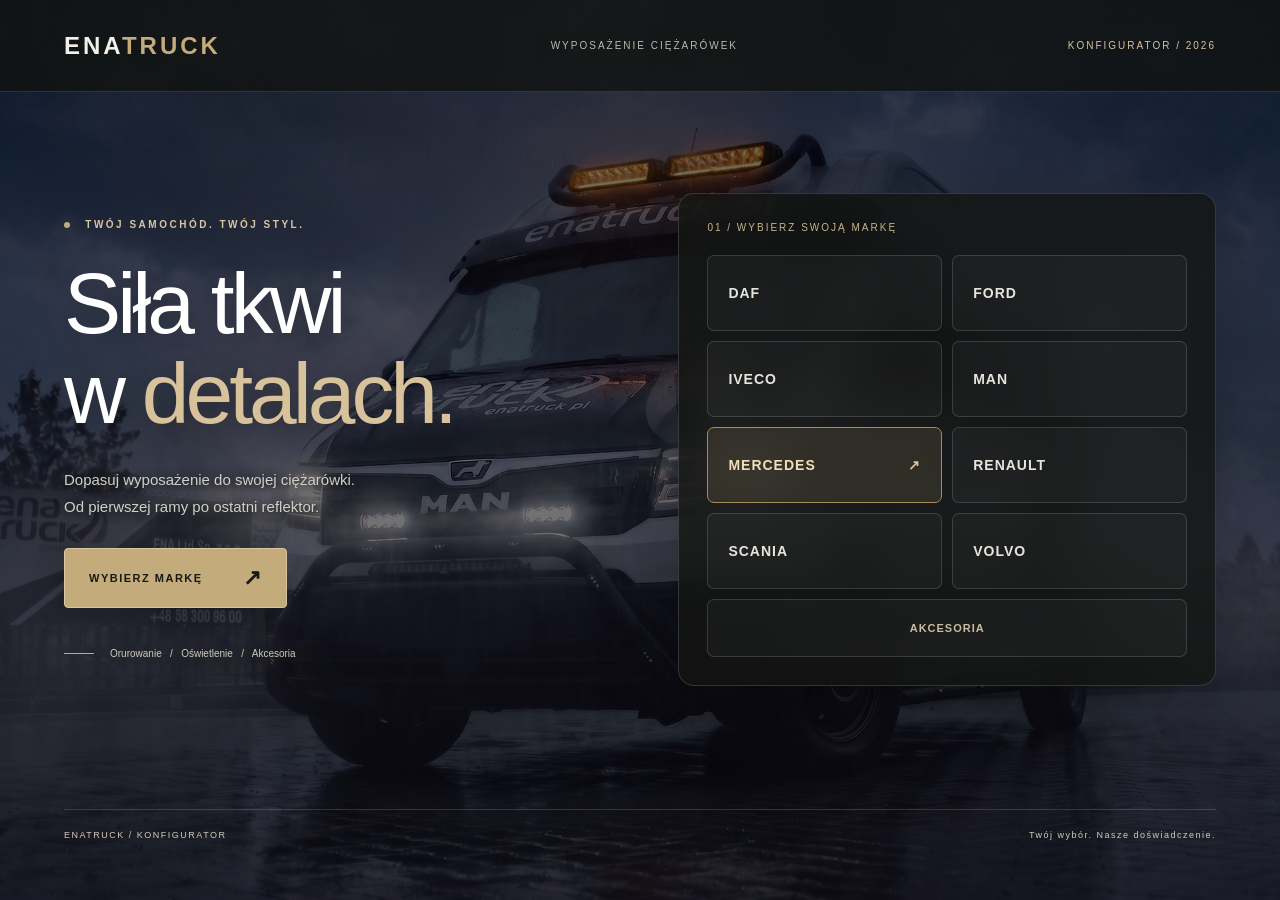
<file: index.html>
<!DOCTYPE html>
<html lang="pl">

<head>

    <meta charset="UTF-8">

    <meta
        name="viewport"
        content="width=device-width, initial-scale=1.0"
    >

    <title>ENATRUCK - Konfigurator</title>

    <style>

        * {
            margin: 0;
            padding: 0;
            box-sizing: border-box;
        }

        body {
            min-height: 100vh;

            font-family: Arial, Helvetica, sans-serif;

            color: white;

            background-image:
                linear-gradient(
                    rgba(0, 0, 0, 0.55),
                    rgba(0, 0, 0, 0.55)
                ),
                url("tlo.jpg");

            background-size: cover;

            background-position: center;

            background-repeat: no-repeat;

            background-attachment: fixed;
        }

        .start-screen {
            min-height: 100vh;

            display: flex;

            flex-direction: column;

            align-items: center;

            padding: 80px 20px;

            text-align: center;
        }

        .logo {
            font-size: clamp(50px, 9vw, 90px);

            font-weight: 900;

            letter-spacing: 8px;

            margin-bottom: 30px;

            text-shadow:
                0 5px 25px rgba(0, 0, 0, 0.9);
        }

        .choose-button {
            padding: 18px 45px;

            border: 1px solid rgba(255, 255, 255, 0.35);

            border-radius: 8px;

            background:
                rgba(15, 15, 15, 0.75);

            color: white;

            font-size: 15px;

            font-weight: 700;

            letter-spacing: 3px;

            cursor: pointer;

            transition: 0.25s;

            backdrop-filter: blur(5px);
        }

        .choose-button:hover {
            background:
                rgba(40, 40, 40, 0.9);

            border-color: white;

            transform: translateY(-3px);
        }

        .brands {
            width: 100%;

            max-width: 1000px;

            margin-top: 40px;

            display: none;

            grid-template-columns:
                repeat(3, 1fr);

            gap: 15px;
        }

        .brands.active {
            display: grid;
        }

        .brand {
            height: 105px;

            border: 1px solid
                rgba(255, 255, 255, 0.2);

            border-radius: 12px;

            background:
                rgba(10, 10, 10, 0.72);

            color: white;

            font-size: 20px;

            font-weight: 800;

            letter-spacing: 2px;

            cursor: pointer;

            transition: 0.25s;

            backdrop-filter: blur(5px);
        }

        .brand:hover {
            transform: translateY(-5px);

            border-color: rgba(255, 255, 255, 0.7);

            background:
                rgba(40, 40, 40, 0.85);

            box-shadow:
                0 15px 35px
                rgba(0, 0, 0, 0.6);
        }

        .accessories {
            grid-column: 1 / -1;

            height: 75px;

            font-size: 16px;

            color: #ddd;
        }

        .footer {
            margin-top: 60px;

            color: rgba(255, 255, 255, 0.5);

            font-size: 10px;

            letter-spacing: 4px;
        }

        @media (max-width: 800px) {

            .brands {
                grid-template-columns:
                    repeat(2, 1fr);
            }

            .accessories {
                grid-column: 1 / -1;
            }

        }

        @media (max-width: 500px) {

            .brands {
                grid-template-columns: 1fr;
            }

            .accessories {
                grid-column: auto;
            }

            .brand {
                height: 80px;
            }

        }

    </style>

<link rel="stylesheet" href="premium.css">
</head>

<body class="home-design">
<header class="design-header"><a class="design-logo" href="index.html">ENA<span>TRUCK</span></a><span class="header-caption">WYPOSAŻENIE CIĘŻARÓWEK</span><span class="header-edition">KONFIGURATOR / 2026</span></header>

    <main class="start-screen">

<div class="home-intro">
<p class="design-eyebrow"><span></span> TWÓJ SAMOCHÓD. TWÓJ STYL.</p>
<h1>Siła tkwi<br>w <em>detalach.</em></h1>
<p class="design-description">Dopasuj wyposażenie do swojej ciężarówki.<br>Od pierwszej ramy po ostatni reflektor.</p>
<button class="choose-button" onclick="pokazMarki()">WYBIERZ MARKĘ <span aria-hidden="true">↗</span></button>
<div class="hero-footnote"><span class="line"></span> Orurowanie &nbsp; / &nbsp; Oświetlenie &nbsp; / &nbsp; Akcesoria</div>
</div>
        <div
            id="brands"
            class="brands active" aria-label="Wybór marki" tabindex="-1"
        >

            <button
                class="brand"
                onclick="alert('DAF - wkrótce')"
            >
                DAF
            </button>

            <button
                class="brand"
                onclick="alert('FORD - wkrótce')"
            >
                FORD
            </button>

            <button
                class="brand"
                onclick="alert('IVECO - wkrótce')"
            >
                IVECO
            </button>

            <button
                class="brand"
                onclick="alert('MAN - wkrótce')"
            >
                MAN
            </button>

            <button
                class="brand featured-brand"
                onclick="otworzMercedes()"
            >
                MERCEDES
            </button>

            <button
                class="brand"
                onclick="alert('RENAULT - wkrótce')"
            >
                RENAULT
            </button>

            <button
                class="brand"
                onclick="alert('SCANIA - wkrótce')"
            >
                SCANIA
            </button>

            <button
                class="brand"
                onclick="alert('VOLVO - wkrótce')"
            >
                VOLVO
            </button>

            <button
                class="brand accessories"
                onclick="alert('AKCESORIA - wkrótce')"
            >
                AKCESORIA
            </button>

        </div>

        <div class="footer">
            <span>ENATRUCK / KONFIGURATOR</span><span>Twój wybór. Nasze doświadczenie.</span>
        </div>

    </main>

    <script>

        function pokazMarki() {

            const brands =
                document.getElementById("brands");

            brands.classList.add("active");
            brands.scrollIntoView({ behavior: "smooth", block: "center" });
            brands.focus({ preventScroll: true });

        }

        function otworzMercedes() {

            window.location.href =
                "Mercedes/Index.html";

        }

    </script>

</body>

</html>
</file>
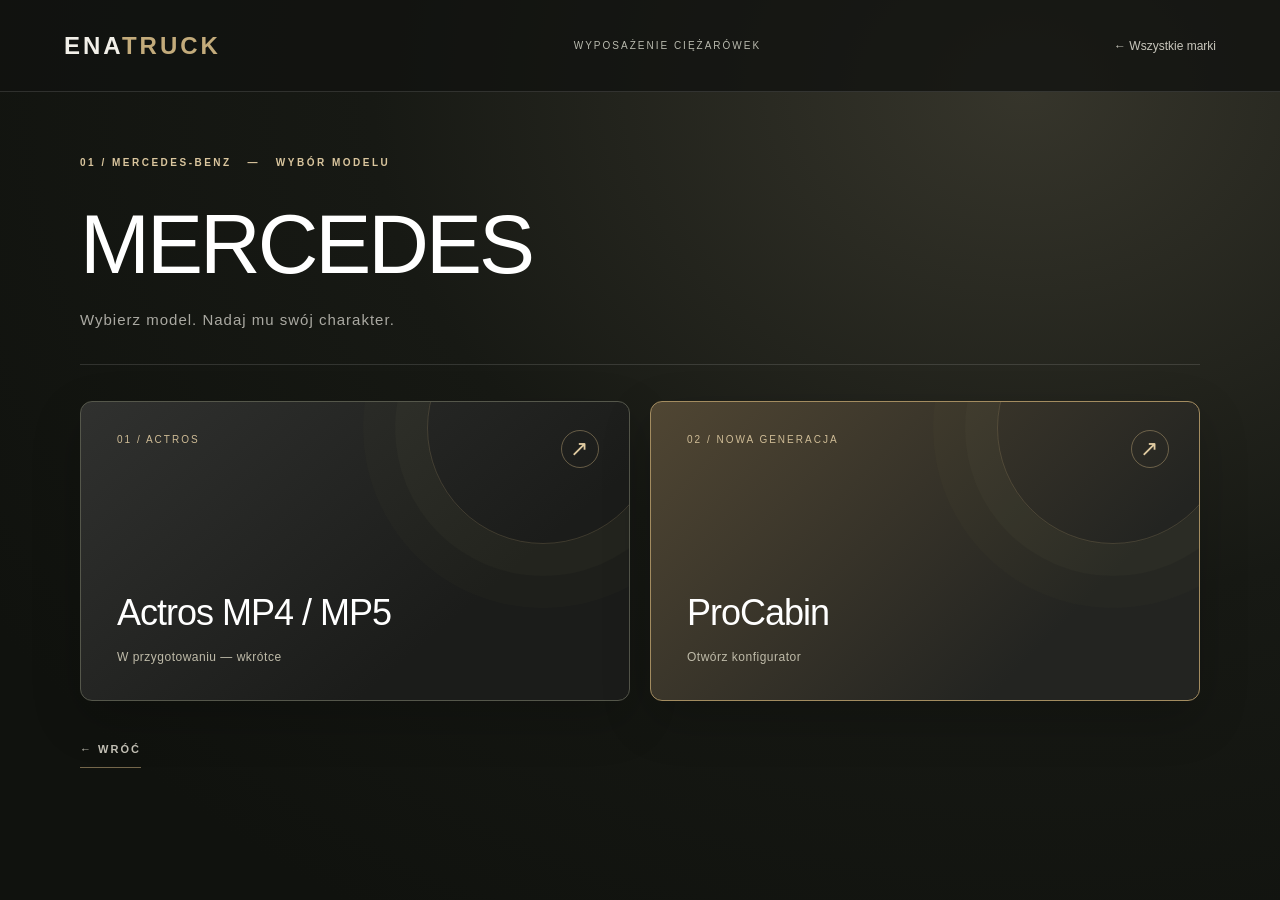
<file: Mercedes/Index.html>
<!DOCTYPE html>
<html lang="pl">

<head>

    <meta charset="UTF-8">

    <meta
        name="viewport"
        content="width=device-width, initial-scale=1.0"
    >

    <title>ENATRUCK — Mercedes</title>

    <style>

        * {
            margin: 0;
            padding: 0;
            box-sizing: border-box;
        }

        body {
            min-height: 100vh;

            font-family: Arial, Helvetica, sans-serif;

            color: white;

            background:
                radial-gradient(
                    circle at 50% 0%,
                    #303030 0%,
                    #151515 40%,
                    #080808 80%
                );
        }

        .page {
            min-height: 100vh;

            display: flex;

            flex-direction: column;

            align-items: center;

            padding: 70px 25px;
        }

        .logo {
            font-size: 18px;

            font-weight: 800;

            letter-spacing: 5px;

            color: #777;

            margin-bottom: 30px;
        }

        h1 {
            font-size: clamp(40px, 7vw, 70px);

            font-weight: 900;

            letter-spacing: 4px;

            text-transform: uppercase;

            text-align: center;
        }

        .subtitle {
            margin-top: 18px;

            color: #888;

            font-size: 17px;

            letter-spacing: 1px;

            text-align: center;
        }

        .separator {
            width: 100px;

            height: 2px;

            background: #555;

            margin: 45px 0;
        }

        .models {
            width: 100%;

            max-width: 850px;

            display: grid;

            grid-template-columns: repeat(2, 1fr);

            gap: 20px;
        }

        .model {
            height: 180px;

            border: 1px solid #333;

            border-radius: 14px;

            background:
                linear-gradient(
                    145deg,
                    #222,
                    #111
                );

            color: white;

            font-size: 24px;

            font-weight: 800;

            letter-spacing: 2px;

            cursor: pointer;

            transition:
                transform 0.25s ease,
                border-color 0.25s ease,
                background 0.25s ease,
                box-shadow 0.25s ease;
        }

        .model:hover {
            transform: translateY(-6px);

            border-color: #777;

            background:
                linear-gradient(
                    145deg,
                    #303030,
                    #171717
                );

            box-shadow:
                0 18px 40px rgba(0, 0, 0, 0.5);
        }

        .model:active {
            transform: translateY(-2px);
        }

        .model-small {
            display: block;

            margin-top: 12px;

            font-size: 12px;

            font-weight: 400;

            letter-spacing: 2px;

            color: #777;
        }

        .back {
            margin-top: 45px;

            padding: 12px 25px;

            border: 1px solid #333;

            border-radius: 8px;

            background: #151515;

            color: #aaa;

            font-size: 12px;

            font-weight: 700;

            letter-spacing: 2px;

            cursor: pointer;

            transition: 0.2s;
        }

        .back:hover {
            color: white;

            border-color: #666;

            background: #222;
        }

        @media (max-width: 600px) {

            .models {
                grid-template-columns: 1fr;
            }

            .model {
                height: 140px;

                font-size: 20px;
            }

        }

    </style>

<link rel="stylesheet" href="../premium.css">
</head>

<body class="model-design">
<header class="design-header"><a class="design-logo" href="../index.html">ENA<span>TRUCK</span></a><span class="header-caption">WYPOSAŻENIE CIĘŻARÓWEK</span><a class="design-header-back" href="../index.html">← Wszystkie marki</a></header>

    <main class="page">

<p class="design-eyebrow">01 / MERCEDES-BENZ &nbsp; — &nbsp; WYBÓR MODELU</p>

        <h1>
            MERCEDES
        </h1>

        <p class="subtitle">
            Wybierz model. Nadaj mu swój charakter.
        </p>

        <div class="separator"></div>

        <div class="models">

            <button
                class="model model-actros"
                onclick="wybierzModel('actros')"
            >

                <span class="model-index">01 / ACTROS</span><span class="model-name">Actros MP4 / MP5</span><span class="model-arrow" aria-hidden="true">↗</span>

                <span class="model-small">W przygotowaniu — wkrótce
                </span>

            </button>

            <button
                class="model model-procabin"
                onclick="wybierzModel('procabin')"
            >

<span class="model-index">02 / NOWA GENERACJA</span><span class="model-name">ProCabin</span><span class="model-arrow" aria-hidden="true">↗</span>

                <span class="model-small">Otwórz konfigurator
                </span>

            </button>

        </div>

        <button
            class="back"
            onclick="powrot()"
        >

            ← WRÓĆ

        </button>

    </main>

    <script>

        function wybierzModel(model) {

            if (model === "actros") {

                alert("Konfigurator ACTROS MP4 / MP5 — wkrótce");

            }

            if (model === "procabin") {

                window.location.href = "ProCabin/index.html.html";

            }

        }

        function powrot() {

            window.location.href = "../index.html";

        }

    </script>

</body>

</html>
</file>
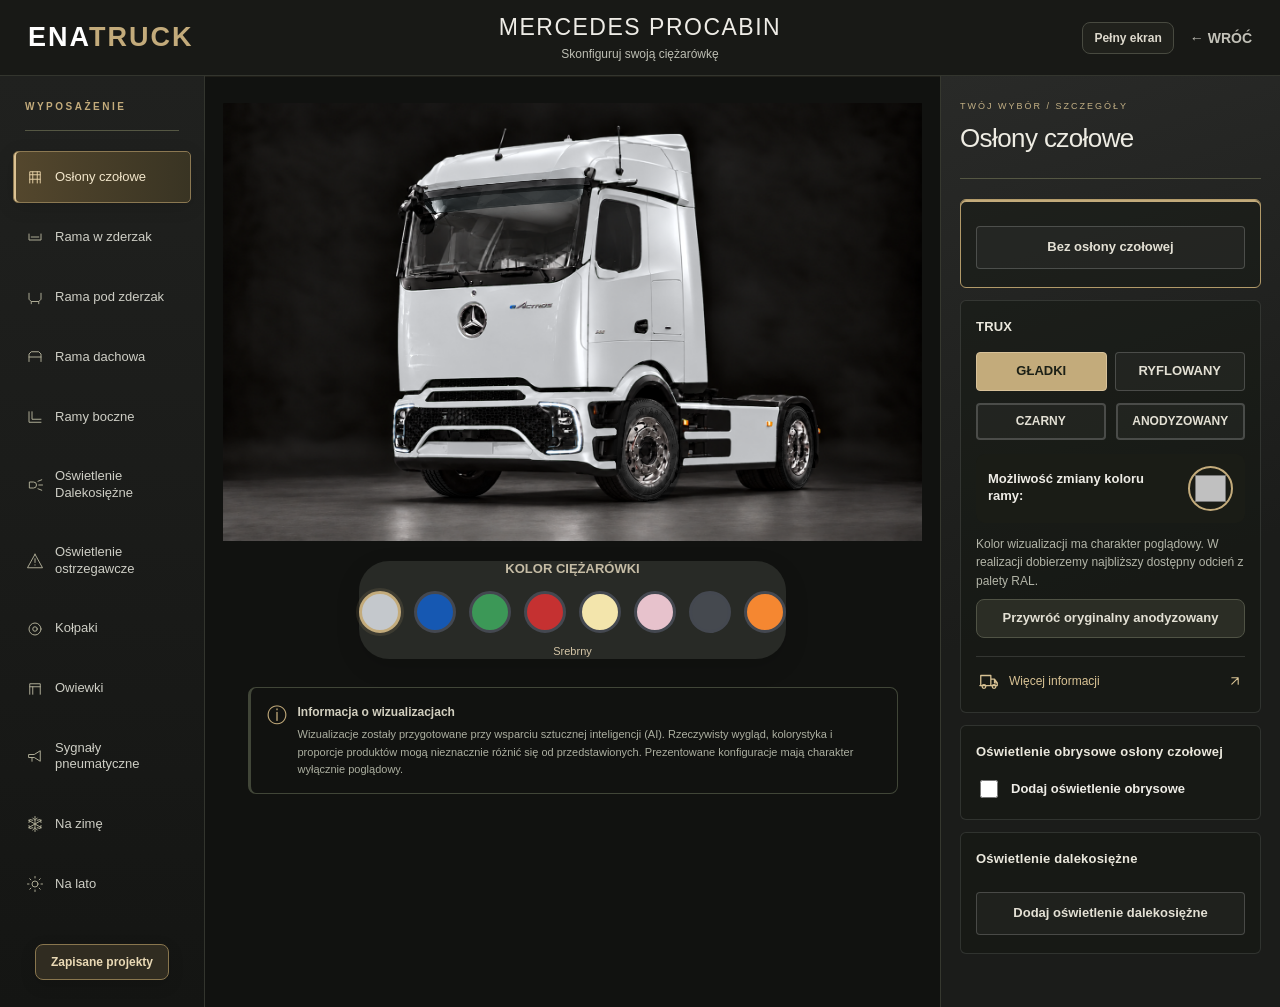
<file: Mercedes/ProCabin/index.html.html>
<!DOCTYPE html>

<html lang="pl">

<head>
<script src="mounting-defaults.js"></script>
<script src="comparison-preview-bootstrap.js"></script>

<meta charset="UTF-8">

<meta name="viewport" content="width=device-width, initial-scale=1">

<title>Mercedes ProCabin | ENATRUCK</title>

<style>

* {

  box-sizing: border-box;

}

body {

  margin: 0;

  background: #101114;

  color: #fff;

  font-family: Arial,sans-serif;

}

button,input {

  font: inherit;

}

button {

  cursor: pointer;

}

button:focus-visible,input:focus-visible {

  outline: 2px solid #f0aa2a;

  outline-offset: 2px;

}

header {

  background: #191b20;

  border-bottom: 1px solid #34363d;

  min-height: 76px;

  display: flex;

  align-items: center;

  justify-content: space-between;

  padding: 12px 28px;

  gap: 12px;

}

.logo {

  font-size: 27px;

  font-weight: 900;

  letter-spacing: 2px;

  color: #fff;

  text-decoration: none;

}

.logo span {

  color: #f0aa2a;

}

.back {

  color: #ddd;

  font-size: 14px;

  text-decoration: none;

  font-weight: bold;

}

.header-actions { display: flex; align-items: center; gap: 16px; }
.fullscreen-toggle {
  border: 1px solid #454a53; border-radius: 6px; background: transparent; color: #dfe3e8;
  padding: 8px 11px; font: 700 12px Arial, sans-serif; cursor: pointer;
}
.fullscreen-toggle:hover { border-color: #f0aa2a; color: #fff; }

.layout {

  display: grid;

  grid-template-columns: 205px minmax(0,1fr)340px;

  min-height: calc(100vh - 76px);

  align-items: start;

}

.sidebar {

  background: #17191d;

  border-right: 1px solid #34363d;

  padding: 25px 13px;

  min-height: 100%;

  display: flex;
  flex-direction: column;

}

.sidebar h3 {

  color: #aaa;

  font-size: 12px;

  letter-spacing: 2px;

  margin: 0 12px 20px;

}

.category {

  width: 100%;

  padding: 16px;

  text-align: left;

  color: #ddd;

  border: 1px solid transparent;

  border-radius: 8px;

  background: transparent;

  font-weight: bold;

  margin-bottom: 8px;

}

.category.active {

  color: #f0aa2a;

  border-color: #785520;

  background: #30291d;

}

.category:hover {

  background: #282b31;

}

.main {

  min-width: 0;

  padding: 27px 18px;

  display: flex;

  align-items: center;

  flex-direction: column;

  position: relative;

}

.main h1 {

  font-size: 28px;

  margin: 0 0 8px;

  text-align: center;

}

.subtitle {

  color: #92969e;

  text-align: center;

  margin: 0 0 20px;

  font-size: 14px;

}

.truck-frame {

  position: relative;

  width: 100%;

  max-width: 1050px;

  aspect-ratio: 1584/993;

  overflow: hidden;

  background: #17191d;

  touch-action: pan-y;

}

body.presentation-mode { background: #000; }
body.presentation-mode header,
body.presentation-mode .sidebar,
body.presentation-mode .options-panel,
body.presentation-mode .main h1,
body.presentation-mode .subtitle,
body.presentation-mode .lighting-switch,
body.presentation-mode #error,
body.presentation-mode .colors-panel,
body.presentation-mode .ai-disclaimer { display: none !important; }
body.presentation-mode .layout { display: block; min-height: 100vh; }
body.presentation-mode .main { min-height: 100vh; padding: 0; justify-content: center; }
body.presentation-mode .truck-frame { width: min(100vw, calc(100vh * 1.595166)); max-width: none; }

.truck-image,.roof-image,.wheelcaps-canvas,.kangur-image,.kangur-canvas,.side-image,.side-canvas,.bumper-image,.window-deflector,.sun-visor {

  position: absolute;

  inset: 0;

  width: 100%;

  height: 100%;

  object-fit: fill;

  pointer-events: none;

  user-select: none;

}

.truck-image {

  z-index: 1;

  image-rendering: auto;

}

.wheelcaps-canvas {
  display: none;
  z-index: 1;
}
.wheelcaps-canvas.visible { display: block; }
/* Nowy profil rury; jednolita skala zachowuje przekrój i proporcje PNG. */
.roof-image { display: none; z-index: 2; transform-origin: 0 0; transform: translate(4.1666666667%,1.6112789527%) scale(.8); }
.roof-image.visible { display: block; }
.window-deflector { display: none; z-index: 3; }
.window-deflector.visible { display: block; }
.sun-visor { display: none; z-index: 2; }
.sun-visor.visible { display: block; }
.roof-option .roof-group { margin-top: 18px; padding-top: 16px; border-top: 1px solid #3b3e46; }
.roof-option .roof-label { display: block; margin-bottom: 10px; color: #bec3cb; font-size: 12px; font-weight: bold; }
.roof-option .variant { min-height: 48px; font-size: 13px; font-weight: bold; }
.roof-option .anodized-controls { margin-top: 0; }

.kangur-image,.kangur-canvas {

  display: none;

  z-index: 2;

  transform-origin: 50% 50%;

  transform: translate(-6.7%,-3.6%) rotate(-1.2deg) scaleX(.874) scaleY(.9025);

}

.kangur-image.visible,.kangur-canvas.visible {

  display: block;

}

/* Rejestracja nowych PNG do gładkich: korekta wyłącznie ryflowanych.
   Kolejność zachowuje bazowe dopasowanie do auta; procenty skalują się ze sceną. */
.kangur-image.fluted-anodyzowany,.kangur-canvas.fluted-anodyzowany {
  transform: translate(-6.7%,-3.6%) rotate(-1.2deg) scaleX(.874) scaleY(.9025)
    translate(-1.2552688539530648%,-0.9971864910040346%) scale(.9718045112781954,.9690721649484536);
}

.kangur-image.fluted-czarny,.kangur-canvas.fluted-czarny {
  transform: translate(-6.7%,-3.6%) rotate(-1.2deg) scaleX(.874) scaleY(.9025)
    translate(-1.1685856676404887%,-1.101690893848565%) scale(.9754253308128544,.9738219895287958);
}

.kangur-image.black {

  filter: brightness(.65) contrast(1.15);

}

/* Jedna rejestracja i jedna maska dla wszystkich profili i kolorów TRUX. */
.kangur-image.unified,.kangur-canvas.unified {
  /* Dopasowanie przywrócone do stanu po dosunięciu kangura do kabiny. */
  transform: translate(-5.9%,-3.6%) rotate(-1.2deg) scaleX(.874) scaleY(.9025)
    translate(-4.726812352216885%,16.46206442213651%) scale(.5577130528586839,.5417867435158501);
}

/* Lampki kangura mają ten sam rozmiar i klosz co boczne.
   Pozycje przelicza JS; detale lampek nie są pomniejszane z nakładką. */

/* Rama jest niezależna od oświetlenia. Wymiary X/Y zmieniają się osobno. */

.side-layer {

  position: absolute;

  inset: 0;

  width: 100%;

  height: 100%;

  z-index: 3;

  display: none;

  pointer-events: none;

  transform-origin: 50% 50%;

  transform: translate(var(--rail-x,0%),var(--rail-y,0%)) rotate(var(--rail-rotation,0deg)) scale(var(--rail-sx,1),var(--rail-sy,1));

}

.side-layer.visible {

  display: block;

}

.side-canvas {

  display: none;

}

.side-layer.black .side-image {

  filter: brightness(.75) contrast(1.12);

}

/* Oświetlenie NIE jest wewnątrz side-layer i pozostaje niezależne. */

.lights-layer {

  position: absolute;

  inset: 0;

  z-index: 4;

  pointer-events: none;

  display: none;

}

.lights-layer.visible {

  display: block;

}

/* Physical marker lamps: dark gasket, ribbed lens and a small surface reflection. */
.bulb {
  --marker-top:#ffc26a;
  --marker-center:#dc8c2f;
  --marker-bottom:#9a4c12;
  --marker-rib:#ffe2a84d;
  --marker-glint:#fff0ceaa;
  position:absolute;
  box-sizing:border-box;
  width:.92%;
  aspect-ratio:1.6;
  border-radius:42%;
  background:linear-gradient(155deg,#657078 0%,#292d2e 28%,#111413 70%,#060807 100%);
  border:.5px solid #141918;
  box-shadow:inset 0 .5px 0 #c0c7c56b,.6px 1px 1px #0009;
  transform:translate(-50%,-50%) rotate(var(--marker-angle,0deg));
  pointer-events:none;
}
.bulb::before {
  content:"";
  position:absolute;
  inset:16% 10% 18%;
  border-radius:36%;
  background:
    repeating-linear-gradient(90deg,transparent 0 12%,var(--marker-rib) 12% 17%,#38250f33 17% 21%),
    linear-gradient(180deg,var(--marker-top),var(--marker-center) 52%,var(--marker-bottom));
  box-shadow:inset 0 .5px 0 #fff6,inset 0 -.5px .5px #0007;
}
.bulb::after {
  content:"";
  position:absolute;
  left:20%;top:23%;width:46%;height:13%;
  border-radius:50%;
  background:var(--marker-glint);
  opacity:.75;
}
.lights-layer.bumper-lights-layer { z-index:6; }
.lights-layer.white .bulb {
  --marker-top:#f4f2e8;
  --marker-center:#ced9dc;
  --marker-bottom:#7a939c;
  --marker-rib:#ffffff70;
  --marker-glint:#ffffffd9;
}
.lighting-switch {
  width: 100%;
  max-width: 1050px;
  margin-top: 13px;
  display: flex;
  justify-content: flex-start;
}
.lighting-switch[hidden] { display: none; }
.lighting-switch button[hidden] { display: none; }
.lighting-switch button {
  display: inline-flex;
  align-items: center;
  gap: 9px;
  padding: 9px 12px;
  border: 1px solid #3f4650;
  border-radius: 7px;
  background: #1b1e23;
  color: #c8cdd5;
  font-size: 12px;
  font-weight: 700;
}
.lighting-switch button:hover,
.lighting-switch button.active { border-color: #e9eef4; color: #fff; background: #2d3944; }
.lighting-switch svg { width: 18px; height: 18px; fill: currentColor; }

.skyled-kangur-layer {
  position: absolute;
  inset: 0;
  /* Lampy stoją za osłoną: pionowe profile i poprzeczki pozostają przed nimi. */
  z-index: 1;
  display: none;
  pointer-events: none;
  transform-origin: 50% 50%;
  transform: translate(-5.9%,-3.6%) rotate(-1.2deg) scaleX(.874) scaleY(.9025)
    translate(-4.726812352216885%,16.46206442213651%) scale(.5577130528586839,.5417867435158501);
}
.skyled-kangur-layer.visible { display: block; }
.skyled-kangur-layer img {
  position: absolute;
  width: 6.4%;
  height: auto;
  transform: translate(-50%,-50%);
  /* Contact and cast shadows are projected separately onto vehicle receivers. */
}
.skyled-roof-layer {
  position: absolute;
  inset: 0;
  /* Reflektory są zamontowane przed rurą, więc nie mogą chować się pod ramą. */
  z-index: 3;
  display: none;
  pointer-events: none;
  transform-origin: 0 0;
  transform: translate(4.1666666667%,1.6112789527%) scale(.8);
}
.skyled-roof-layer.visible { display: block; }
.skyled-roof-layer img {
  position: absolute;
  /* 3,9% × skala ramy .8 daje tę samą widoczną wielkość co 6,4% na kangurze. */
  width: 3.9%;
  height: auto;
  /* Obrót wokół podstawy: oś lamp odpowiada osi podłużnej kabiny w rzucie konfiguratora. */
  transform-origin: 50% 93.2%;
  transform: translate(-50%,-93.2%) rotate(-7deg);
  filter: url(#roofLampDepth);
}
.skyled-bumper-in-layer { position:absolute; inset:0; display:none; z-index:7; pointer-events:none; transform-origin:50% 72%; transform:rotate(-.5deg); }
.skyled-bumper-in-layer.visible { display:block; }
.skyled-bumper-in-layer img { position:absolute; width:3.12%; height:auto; transform-origin:50% 93.2%; transform:translate(-50%,-93.2%) perspective(300px) rotateY(-12deg); }
.skyled-bumper-in-layer.warning-on,
.skyled-kangur-layer.warning-on,
.skyled-roof-layer.warning-on { animation: warning-strobe 1.05s steps(1,end) infinite var(--warning-delay, 0ms); }
@keyframes warning-strobe {
  0%, 10%, 24%, 34% { opacity: 1; filter: saturate(1.3) drop-shadow(0 0 8px rgba(255,145,12,.95)) drop-shadow(0 0 22px rgba(255,105,0,.85)); }
  11%, 23%, 35%, 100% { opacity: 1; filter: none; }
}
.roof-beacon-glow:not([hidden]) {
  animation: beacon-warning-strobe 1.05s steps(1,end) infinite;
}
@keyframes beacon-warning-strobe {
  0%, 10%, 24%, 34% { opacity: 1; filter: drop-shadow(0 0 5px #ff9a0a) drop-shadow(0 0 12px #ff6900); }
  11%, 23%, 35%, 100% { opacity: 0; filter: none; }
}

.colors-panel {

  text-align: center;

  margin-top: 20px;

}

.colors-panel h3 {

  font-size: 13px;

  color: #aeb0b6;

  margin: 0 0 15px;

}

.colors {

  display: flex;

  justify-content: center;

  gap: 13px;

}

.color-btn {

  width: 42px;

  height: 42px;

  border: 3px solid #444850;

  border-radius: 50%;

}

.color-btn.active {

  border-color: #f0aa2a;

  box-shadow: 0 0 0 3px #f0aa2a30;

}

.silver {

  background: #c4c8cc;

}

.blue {

  background: #1658b2;

}

.green {

  background: #3c9857;

}

.red {

  background: #c53131;

}

.ai-disclaimer {

  display: flex;

  gap: 11px;

  width: 100%;

  max-width: 650px;

  margin-top: 28px;

  padding: 14px 16px;

  background: #191b20;

  border: 1px solid #34363d;

  border-left: 3px solid #f0aa2a;

  border-radius: 8px;

  color: #aeb0b6;

}

.ai-disclaimer .i {

  color: #f0aa2a;

  font-size: 20px;

}

.ai-disclaimer strong {

  font-size: 12px;

  color: #e6e6e6;

}

.ai-disclaimer p {

  font-size: 11px;

  line-height: 1.6;

  margin: 6px 0 0;

}

.options-panel {

  min-height: 100%;

  padding: 25px 19px;

  background: #191b20;

  border-left: 1px solid #34363d;

}

.options-panel h2 {

  margin: 0 0 20px;

  font-size: 23px;

}

.option {

  background: #23262c;

  border: 1px solid #3b3e46;

  border-radius: 9px;

  padding: 15px;

  margin-bottom: 12px;

}

.option.active {

  border-color: #f0aa2a;

}

.option-title {

  font-size: 16px;

  font-weight: bold;

  margin-bottom: 12px;

}

.option-btn {

  width: 100%;

  margin-top: 8px;

  padding: 12px;

  color: #fff;

  background: #30343b;

  border: 1px solid #4a4e57;

  border-radius: 6px;

}

.option-btn.selected {

  background: #5a421e;

  color: #ffd080;

  border-color: #f0aa2a;

}

.variant-buttons {

  display: grid;

  grid-template-columns: 1fr 1fr;

  gap: 10px;

}

.variant {

  min-width: 0;

  padding: 8px;

  color: white;

  background: #30343b;

  border: 2px solid #444850;

  border-radius: 9px;

}

.variant.active {

  background: #42331d;

  border-color: #f0aa2a;

}

.variant-name {

  font-size: 12px;

  font-weight: bold;

}

.anodized-controls {

  display: flex;

  align-items: center;

  gap: 12px;

  margin-top: 14px;

  padding: 12px;

  background: #191b20;

  border-radius: 8px;

}

.palette-label {

  flex: 1;

  font-size: 13px;

  line-height: 1.4;

}

.color-wheel {

  width: 45px;

  height: 45px;

  flex-shrink: 0;

  padding: 3px;

  background: transparent;

  border: 2px solid #f0aa2a;

  border-radius: 50%;

  cursor: pointer;

}

.reset-color {

  width: 100%;

  padding: 10px;

  margin-top: 9px;

  background: #30343b;

  color: #ddd;

  border: 1px solid #555;

  border-radius: 6px;

}

.wheelcaps-specs {
  width: 100%;
  border-collapse: collapse;
  font-size: 12px;
  line-height: 1.6;
}
.bumper-finish-buttons .variant {
  font-size: 12px;
  padding: 12px 6px;
}
.wheelcaps-specs caption {
  text-align: left;
  font-weight: bold;
  font-size: 15px;
  margin-bottom: 12px;
}
.wheelcaps-specs th,.wheelcaps-specs td {
  padding: 10px 8px;
  border: 1px solid #3b3e46;
  text-align: left;
  vertical-align: top;
}
.wheelcaps-specs th {
  width: 40%;
  color: #ddd;
  background: #191b20;
}
.wheelcaps-et-note {
  padding: 12px;
  border-left: 3px solid #f0aa2a;
  background: #191b20;
  border-radius: 4px;
}

.note {

  color: #aaadb5;

  font-size: 12px;

  line-height: 1.55;

  margin: 12px 0 0;

}

.checkline {

  display: flex;

  align-items: center;

  gap: 10px;

  font-size: 14px;

  cursor: pointer;

}

.checkline input {

  accent-color: #f0aa2a;

  width: 18px;

  height: 18px;

}

.grid-buttons {

  display: grid;

  grid-template-columns: 1fr 1fr;

  gap: 8px;

  margin-top: 10px;

}

.grid-buttons button {

  border: 1px solid #555;

  border-radius: 6px;

  background: #30343b;

  color: #fff;

  padding: 10px 6px;

  font-size: 12px;

}

.grid-buttons .full {

  grid-column: 1/-1;

}

.grid-buttons button.active {

  background: #60451e;

  border-color: #f0aa2a;

}

.status {

  border: 1px solid #72552a;

  border-radius: 7px;

  background: #332b1e;

  padding: 10px;

  color: #ffd18b;

  font-size: 12px;

  line-height: 1.6;

  margin-top: 12px;

  white-space: pre-line;

}

.error-message {

  display: none;

  margin-top: 12px;

  color: #ff9999;

  font-size: 12px;

  text-align: center;

}

.collision-modal {
  position: fixed;
  inset: 0;
  z-index: 100;
  display: grid;
  place-items: center;
  padding: 24px;
  background: rgba(7,8,10,.72);
  backdrop-filter: blur(5px);
}

.collision-modal[hidden] { display: none; }

.config-storage { display: flex; justify-content: center; margin-top: auto; padding: 26px 0 2px; }
.config-storage button, .config-actions button, .saved-config-item button {
  border: 1px solid #3f4650; border-radius: 7px; background: #1b1e23; color: #e7ebf0;
  font: 700 12px Arial, sans-serif; cursor: pointer;
}
.config-storage button { padding: 10px 15px; }
.config-storage button:hover, .config-actions button:hover, .saved-config-item button:hover { background: #2d3944; border-color: #e9eef4; }
.collision-dialog.config-dialog { width: min(100%, 760px); border-color: #4e6578; }
.config-dialog .config-lead { margin: 8px 0 0; color: #b7c0c9; font: 13px/1.45 Arial, sans-serif; }
.config-dialog label { display: grid; gap: 7px; margin: 22px 0 12px; color: #e2e7eb; font: 700 12px Arial, sans-serif; }
.config-dialog input { width: 100%; box-sizing: border-box; border: 1px solid #3f4650; border-radius: 7px; background: #111419; color: #fff; padding: 10px; font: 14px Arial, sans-serif; }
.config-actions { display: flex; gap: 9px; justify-content: flex-end; }
.config-actions button { padding: 9px 13px; }
.config-actions #configSave { background: #d9e7f2; border-color: #d9e7f2; color: #151a20; }
.config-actions #configSave:hover { background: #fff; border-color: #fff; }
.saved-configurations { max-height: 230px; overflow: auto; margin-top: 20px; border-top: 1px solid #343a43; }
.saved-configurations h3 { margin: 15px 0 8px; color: #c8cdd5; font: 700 12px Arial, sans-serif; letter-spacing: .04em; text-transform: uppercase; }
.saved-config-item { display: grid; grid-template-columns: minmax(430px,1fr) auto auto; min-width: 690px; align-items: center; gap: 8px; padding: 11px 0; border-top: 1px solid #262b32; }
.saved-config-item span { min-width: 0; color: #f3f5f7; font: 600 13px Arial, sans-serif; white-space: nowrap; }
.saved-config-item button { padding: 7px 10px; }
.saved-config-item .load-config { background: #273a4b; border-color: #49657c; color: #f3f8fc; }
.saved-config-item .delete-config { background: #512a2e; border-color: #a45259; color: #fff1f1; }
.saved-config-item .delete-config:hover { background: #70343a; border-color: #ee9ba2; }

.collision-dialog {
  width: min(100%, 410px);
  padding: 26px;
  border: 1px solid #785520;
  border-radius: 12px;
  background: linear-gradient(145deg,#24272d,#181a1f);
  box-shadow: 0 24px 70px rgba(0,0,0,.5);
  text-align: center;
}

.collision-icon {
  display: grid;
  place-items: center;
  width: 42px;
  height: 42px;
  margin: 0 auto 14px;
  border: 1px solid #b67d25;
  border-radius: 50%;
  color: #f0aa2a;
  font-size: 23px;
  font-weight: 900;
}

.collision-dialog h2 { margin: 0 0 10px; font-size: 19px; }
.collision-dialog p { margin: 0; color: #bfc3ca; font-size: 14px; line-height: 1.55; }
.collision-dialog button {
  min-width: 148px;
  margin-top: 21px;
  padding: 11px 18px;
  border: 1px solid #b67d25;
  border-radius: 7px;
  background: #f0aa2a;
  color: #17191d;
  font-weight: 800;
}
.collision-dialog button:hover { background: #ffc05a; }

.coming-soon {

  opacity: .6;

}

@media (max-width:1100px) {

  .layout {

    grid-template-columns: 170px minmax(0,1fr);

  }

  .options-panel {

    grid-column: 1/-1;

    border-left: 0;

    border-top: 1px solid #34363d;

  }

  .main {

    position: static;

  }

}

@media (max-width:650px) {

  header {

    padding: 12px 15px;

  }

  .logo {

    font-size: 22px;

  }

  .layout {

    display: block;

  }

  .sidebar {

    display: flex;

    flex-wrap: wrap;

    gap: 6px;

    padding: 12px;

  }

  .config-storage { width: 100%; margin-top: 8px; padding: 7px 0 0; }

  .sidebar h3 {

    width: 100%;

    margin: 5px 0;

  }

  .category {

    width: auto;

    padding: 11px;

    margin: 0;

    font-size: 12px;

  }

  .main {

    padding: 20px 10px;

  }

  .main h1 {

    font-size: 23px;

  }

  .options-panel {

    padding: 20px 15px;

  }

}

/* Pola liczbowe nad zdjęciem: bez suwaków */
.rail-top-controls {
  display: none;
  width: 100%;
  max-width: 1050px;
  margin: 0 0 14px;
  padding: 13px 16px;
  background: #23262c;
  border: 1px solid #785520;
  border-radius: 9px;
}
.rail-top-controls.visible { display: block; }
.rail-top-controls strong { display:block; margin-bottom: 11px; color:#f0aa2a; font-size:13px; }
.rail-controls-grid { display:grid; grid-template-columns:repeat(5,minmax(0,1fr)); gap:12px; }
.rail-control { min-width:0; font-size:12px; color:#e3e3e3; }
.rail-control label { display:block; margin-bottom:7px; }
.rail-control input {
  display:block; width:100%; min-width:0;
  background:#121417; color:#fff; border:1px solid #50535b;
  border-radius:6px; padding:10px 7px; font-size:14px;
  font-variant-numeric:tabular-nums;
}
.rail-control input:focus { outline:2px solid #f0aa2a; border-color:#f0aa2a; }
.rail-top-controls .control-hint { margin:9px 0 0; color:#aeb0b6; font-size:11px; line-height:1.5; }
@media(max-width:850px) {
  .rail-controls-grid { grid-template-columns:repeat(3,minmax(0,1fr)); }
}
@media(max-width:480px) {
  .rail-controls-grid { grid-template-columns:repeat(2,minmax(0,1fr)); }
}
/* Osobny edytor orurowania pod zderzak, bez wpływu na inne nakładki. */
.bumper-image {
  display: none;
  z-index: 5;
  transform-origin: 50% 50%;
  transform: none;
}
.bumper-top-controls { border-color: #f0aa2a; }
.bumper-drag-area {
  display: none;
  position: absolute;
  inset: 0;
  z-index: 7;
  cursor: grab;
  touch-action: none;
  background: transparent;
}
.bumper-drag-area.visible { display: block; }
.bumper-drag-area:active { cursor: grabbing; }
.bumper-editor-actions { display: flex; gap: 8px; margin-top: 10px; flex-wrap: wrap; }
.bumper-editor-actions button {
  color: #fff; background: #30343b; border: 1px solid #565b65;
  padding: 9px 12px; border-radius: 6px;
}
.bumper-editor-actions button:hover { border-color: #f0aa2a; }
.bumper-state { color: #ffc873; font-size: 12px; margin: 9px 0 0; }
@media(max-width:700px) { .bumper-top-controls .rail-controls-grid { grid-template-columns: repeat(2,minmax(0,1fr)); } }
.bumper-image.visible { display: block; }
.bumper-in-image {
  position:absolute; inset:0; width:100%; height:100%; object-fit:fill;
  display:none; z-index:6; pointer-events:none;
  transform-origin:50% 72%;
  transform:rotate(-.5deg);
}
.bumper-in-image.visible { display:block; }

/* Wsp�lna typografia wszystkich element�w konfiguratora. */
.sidebar, .options-panel, .colors-panel,
.sidebar button, .options-panel button, .options-panel input, .colors-panel button {
  font-family: Arial, sans-serif;
}
.sidebar .category,
.options-panel .option-btn,
.options-panel .variant,
.options-panel .grid-buttons button,
.options-panel .reset-color,
.options-panel .checkline,
.options-panel .palette-label,
.options-panel .roof-label {
  font-size: 13px;
  line-height: 1.3;
  font-weight: 600;
  letter-spacing: 0;
}
.options-panel .option-title {
  font-size: 14px;
  line-height: 1.3;
  font-weight: 700;
  letter-spacing: 0;
}
.options-panel .note,
.options-panel .status,
.options-panel .error-message {
  font-size: 12px;
  line-height: 1.55;
  font-weight: 400;
  letter-spacing: 0;
}
/* Follow the options while keeping the complete vehicle visible. */
@media (min-width: 1101px) {
  body:not(.presentation-mode) .main {
    position: sticky;
    top: 12px;
    align-self: start;
  }
  body:not(.presentation-mode) .truck-frame {
    max-width: min(100%, calc((100vh - 120px) * 1.595166));
  }
}
</style>

<link rel="stylesheet" href="../../premium.css">
<link rel="stylesheet" href="project-comparison.css">
<style>
body > header { display:grid; grid-template-columns:1fr auto 1fr; gap:16px 24px; }
body > header .header-actions { justify-self:end; }
.configurator-heading { text-align:center; }
.configurator-heading h1 { margin:0; font-size:23px; font-weight:500; letter-spacing:1.5px; }
.configurator-heading .subtitle { margin:6px 0 0; color:#bdbeb3; font-size:12px; }
.winter-chains-table { width:100%; margin-top:18px; border-collapse:collapse; text-align:left; font-size:13px; }
.winter-chains-table caption { text-align:left; margin-bottom:10px; color:#c3ab7b; font-size:12px; }
.winter-chains-table th,.winter-chains-table td { padding:13px 14px; border:1px solid #ffffff20; }
.winter-chains-table th { background:#c3ab7b14; color:#d8c397; font-weight:600; }
.winter-chains-table td { color:#eee9df; }
.winter-chains-table tbody tr:nth-child(even) { background:#ffffff04; }
.winter-chain-photo-button { display:flex;align-items:center;justify-content:space-between;gap:12px;width:100%;padding:0;border:0;background:transparent;color:#d8c397;text-align:left;font:inherit;cursor:pointer; }
.winter-chain-photo-button:hover { color:#fff0ce; }
.winter-chain-preview { box-sizing:border-box;width:min(1040px,calc(100vw - 24px));max-width:none;max-height:92dvh;overflow:auto;margin:auto;padding:24px;border:1px solid #8b7955;border-radius:12px;background:linear-gradient(145deg,#282a25,#12150f);color:#eee9df;box-shadow:0 24px 100px #000a; }
.winter-chain-preview::backdrop { background:#060905d9;backdrop-filter:blur(6px); }
.jumbo-stella-content[hidden] { display:none; }
.tower-length-options { margin:0 0 24px;padding:16px;border:1px solid #c3ab7b40;border-radius:8px;background:#ffffff04; }
.tower-length-grid { display:grid;grid-template-columns:repeat(5,minmax(0,1fr));gap:10px;margin-top:10px; }
.tower-length-choice { padding:18px 6px;border:1px solid #747766;border-radius:6px;background:#20231d;color:#eee9df;font:500 17px Arial,sans-serif;cursor:pointer; }
.tower-length-choice span { font-size:12px; }
.tower-length-choice:hover { border-color:#c3ab7b; }
.tower-length-choice.active { background:#c3ab7b;border-color:#c3ab7b;color:#10130e; }
.tower-length-selected { margin:12px 0 0;color:#c3ab7b;font-size:12px; }
@media(max-width:600px) { .tower-length-grid { grid-template-columns:repeat(2,minmax(0,1fr)); } }
.jumbo-stella-content { display:grid;grid-template-columns:minmax(0,1fr) minmax(0,1fr);gap:24px;align-items:start; }
.jumbo-stella-content h3 { margin:0 0 12px;color:#c3ab7b;font-size:15px;font-weight:500; }
.jumbo-stella-specs { width:100%;border-collapse:collapse;font-size:12px;line-height:1.5; }
.jumbo-stella-specs th,.jumbo-stella-specs td { padding:9px 8px;border-bottom:1px solid #ffffff14;text-align:left;overflow-wrap:anywhere; }
.jumbo-stella-specs th { width:42%;font-weight:400;color:#bfbfb2; }
.jumbo-stella-specs td { color:#eee9df; }
@media(max-width:700px) { .jumbo-stella-content { grid-template-columns:minmax(0,1fr);gap:20px; } }
.winter-chain-preview-heading { display:flex;justify-content:space-between;align-items:flex-start;gap:20px;margin-bottom:20px; }
.winter-chain-preview-kicker { margin:0 0 8px;color:#c3ab7b;font-size:10px;letter-spacing:2px; }
.winter-chain-preview h2 { margin:0;font-size:25px;font-weight:500; }
.winter-chain-preview-close { flex:none;width:38px;height:38px;padding:0;border:1px solid #7b7057;border-radius:6px;background:#ffffff06;color:#eee9df;font:24px Arial,sans-serif;cursor:pointer; }
.winter-chain-preview-close:hover { background:#c3ab7b20; }
.winter-chain-preview-frame { margin:0;overflow:hidden;border:1px solid #c3ab7b55;border-radius:8px;background:#0c0f0a; }
.winter-chain-preview-frame img { display:block;width:100%;height:auto;max-height:calc(82dvh - 120px);object-fit:contain; }
.winter-chain-preview-frame img[hidden] { display:none; }
.winter-chain-preview-frame figcaption { padding:13px 16px;border-top:1px solid #ffffff16;color:#bfbfb2;font-size:12px;line-height:1.5; }
.product-mounting-note { margin:18px 0 0;padding:14px 16px;border:1px solid #c3ab7b44;border-left:3px solid #c3ab7b;border-radius:6px;background:#c3ab7b0d;color:#ded8c8;font-size:13px;line-height:1.6; }
.solar-specialist-contact { margin-top:18px;padding:18px;border:1px solid #c3ab7b44;border-radius:8px;background:#ffffff04; }
.solar-specialist-role { margin:0 0 9px;color:#bdbeb3;font-size:12px;line-height:1.5; }
.solar-specialist-contact a { color:#e8dfcb;text-decoration:none;overflow-wrap:anywhere; }
.solar-specialist-contact a:hover { color:#fff0ce;text-decoration:underline; }
.solar-specialist-contact a:focus-visible { outline:2px solid #c3ab7b;outline-offset:4px; }
.solar-specialist-name { display:inline-block;font-size:18px; }
.solar-specialist-contact address { display:flex;flex-wrap:wrap;gap:14px 24px;margin-top:16px;font-style:normal;font-size:13px; }
.solar-specialist-contact address a { display:grid;gap:5px;min-width:0; }
.solar-specialist-contact address span { color:#aaa99f;font-size:11px; }
.summer-product-card { padding:0;overflow:hidden; }
.summer-product-image { display:block;width:100%;aspect-ratio:16 / 10;padding:0;border:0;border-bottom:1px solid #ffffff20;background:#fff;cursor:zoom-in;overflow:hidden; }
.summer-product-image img { display:block;width:100%;height:100%;object-fit:contain; }
.summer-product-image-solar { background:#151811; }
.summer-product-image-solar img { object-fit:cover;object-position:center top; }
.summer-product-details { padding:18px; }
.summer-product-details h3 { margin:0 0 12px;font-size:17px;line-height:1.45;font-weight:500;color:#eee9df; }
.summer-product-details .summer-product-open { width:100%;margin-top:10px;text-align:left; }
.summer-product-details .solar-specialist-contact { padding:14px; }
.summer-product-details .solar-specialist-name { font-size:16px; }
.summer-product-details .solar-specialist-contact address { display:grid;gap:12px; }
.product-preview-image-crop { aspect-ratio:1160 / 437;overflow:hidden; }
.winter-chain-preview-frame .product-preview-image-crop img { width:100%;height:100%;max-height:none;object-fit:cover;object-position:center top; }
@media(max-width:600px) { .winter-chain-preview { padding:16px; } .winter-chain-preview h2 { font-size:20px; } }
@media(max-width:700px) {
  body > header { grid-template-columns:1fr auto; padding:16px; }
  .configurator-heading { grid-column:1 / -1; grid-row:2; padding:6px 0 2px; }
  .configurator-heading h1 { font-size:20px; }
}
</style>
</head>

<body>

<header><a class="logo" href="../../index.html">ENA<span>TRUCK</span></a><div class="configurator-heading"><h1>MERCEDES PROCABIN</h1><div class="subtitle">Skonfiguruj swoją ciężarówkę</div></div><div class="header-actions"><button id="fullscreenToggle" class="fullscreen-toggle" type="button" aria-pressed="false">Pełny ekran</button><a class="back" href="../Index.html">← WRÓĆ</a></div></header>

<div class="layout">

 <aside class="sidebar"><h3>WYPOSAŻENIE</h3><button class="category active" data-cat="kangury"><svg class="category-icon" viewBox="0 0 24 24" aria-hidden="true"><path d="M5 20V5h14v15M5 9h14M5 15h14M9 5v15M15 5v15"/></svg><span>Osłony czołowe</span></button><button class="category" data-cat="ramaWZderzak"><svg class="category-icon" viewBox="0 0 24 24" aria-hidden="true"><path d="M4 8v8h16V8M7 12h10"/></svg><span>Rama w zderzak</span></button><button class="category" data-cat="ramaPodZderzak"><svg class="category-icon" viewBox="0 0 24 24" aria-hidden="true"><path d="M4 7v8l3 3h10l3-3V7M7 18v3M17 18v3"/></svg><span>Rama pod zderzak</span></button><button class="category" data-cat="ramaDachowa"><svg class="category-icon" viewBox="0 0 24 24" aria-hidden="true"><path d="M4 18V8l3-3h10l3 3v10M4 12h16"/></svg><span>Rama dachowa</span></button><button class="category" data-cat="ramyBoczne"><svg class="category-icon" viewBox="0 0 24 24" aria-hidden="true"><path d="M4 5v14h16M8 5v10h12"/></svg><span>Ramy boczne</span></button><button class="category" data-cat="oswietlenie"><svg class="category-icon" viewBox="0 0 24 24" aria-hidden="true"><path d="M5 8h5a4 4 0 0 1 0 8H5ZM16 7l5-2M17 12h5M16 17l5 2"/></svg><span>Oświetlenie Dalekosiężne</span></button><button class="category" data-cat="oswietlenieOstrzegawcze"><svg class="category-icon" viewBox="0 0 24 24" aria-hidden="true"><path d="M12 3 2 21h20L12 3ZM12 9v5M12 17v.5"/></svg><span>Oświetlenie ostrzegawcze</span></button><button class="category" data-cat="kolpaki"><svg class="category-icon" viewBox="0 0 24 24" aria-hidden="true"><path d="M20 12a8 8 0 1 1-16 0 8 8 0 0 1 16 0ZM15 12a3 3 0 1 1-6 0 3 3 0 0 1 6 0Z"/></svg><span>Kołpaki</span></button><button class="category" data-cat="oslony"><svg class="category-icon" viewBox="0 0 24 24" aria-hidden="true"><path d="M5 19V5h14v14M5 9h14M9 9v10"/></svg><span>Owiewki</span></button><button class="category" data-cat="sygnalyPneumatyczne"><svg class="category-icon" viewBox="0 0 24 24" aria-hidden="true"><path d="M4 10h7l8-5v14l-8-5H4ZM8 14v5"/></svg><span>Sygnały pneumatyczne</span></button><button class="category" data-cat="naZime"><svg class="category-icon" viewBox="0 0 24 24" aria-hidden="true"><path d="M12 2v20M3.34 7l17.32 10M3.34 17 20.66 7M9 4l3 3 3-3M9 20l3-3 3 3M4 10l1-4 4 1M20 14l-1 4-4-1M4 14l1 4 4-1M20 10l-1-4-4 1"/></svg><span>Na zimę</span></button><button class="category" data-cat="naLato"><svg class="category-icon" viewBox="0 0 24 24" aria-hidden="true"><circle cx="12" cy="12" r="4"/><path d="M12 2v2M12 20v2M2 12h2M20 12h2M5 5l1.5 1.5M17.5 17.5 19 19M5 19l1.5-1.5M17.5 6.5 19 5"/></svg><span>Na lato</span></button><div class="config-storage"><button id="openConfigStorage" type="button">Zapisane konfiguracje</button></div></aside>

 <main class="main">


<div id="frame" class="truck-frame">

   <img id="truck" class="truck-image" src="procabin.srebrny.png" alt="Mercedes ProCabin">
   <img id="sunVisor" class="sun-visor" alt="Ciemna akrylowa blenda z reflektorami">
   <img id="windowDeflector" class="window-deflector" alt="Ciemna owiewka szyby bocznej Vepro">
   <img id="roofImage" class="roof-image" src="Procabin.rama-dachowa.wzor-zdjecie.png" alt="Smukła rama dachowa w kształcie U, chromowana">
   <canvas id="roofCanvas" class="roof-image" aria-hidden="true"></canvas>
   <div id="roofLightsLayer" class="lights-layer" aria-hidden="true" hidden><span class="bulb"></span><span class="bulb"></span><span class="bulb"></span><span class="bulb"></span><span class="bulb"></span></div>
   <canvas id="wheelcapsCanvas" class="wheelcaps-canvas" aria-hidden="true"></canvas>

   <img id="kangur" class="kangur-image" alt="Kangur TRUX"><canvas id="kangurCanvas" class="kangur-canvas"></canvas>

   <div id="sideLayer" class="side-layer"><img id="sideImage" class="side-image" alt="Rama boczna TRUX"><canvas id="sideCanvas" class="side-canvas"></canvas></div>

    <canvas id="bumperImage" class="bumper-image" aria-hidden="true"></canvas>
    <img id="bumperInImage" class="bumper-in-image" alt="Rama TRUX w zderzak">
    <canvas id="bumperInCanvas" class="bumper-in-image" aria-hidden="true"></canvas>
    <div id="bumperLightsLayer" class="lights-layer bumper-lights-layer" aria-hidden="true"><span class="bulb"></span><span class="bulb"></span><span class="bulb"></span><span class="bulb"></span><span class="bulb"></span></div>

   <!-- Lampki są na osobnej warstwie, NIGDY nie wewnątrz ramy -->

   <div id="lightsLayer" class="lights-layer"><span class="bulb"></span><span class="bulb"></span><span class="bulb"></span><span class="bulb"></span><span class="bulb"></span></div>
   <div id="kangurLightsLayer" class="lights-layer kangur-lights-layer" aria-hidden="true"><span class="bulb"></span><span class="bulb"></span><span class="bulb"></span><span class="bulb"></span><span class="bulb"></span></div>
   <div id="skyledKangurLayer" class="skyled-kangur-layer" aria-hidden="true"><img src="skyled.dalekosiezny.png" width="1440" height="1092" decoding="async" alt=""><img src="skyled.dalekosiezny.png" width="1440" height="1092" decoding="async" alt=""><img src="skyled.dalekosiezny.png" width="1440" height="1092" decoding="async" alt=""><img src="skyled.dalekosiezny.png" width="1440" height="1092" decoding="async" alt=""><img src="skyled.dalekosiezny.png" width="1440" height="1092" decoding="async" alt=""><img src="skyled.dalekosiezny.png" width="1440" height="1092" decoding="async" alt=""></div>
   <div id="skyledRoofLayer" class="skyled-roof-layer" aria-hidden="true"><img src="skyled.dalekosiezny.png" width="1440" height="1092" decoding="async" alt=""><img src="skyled.dalekosiezny.png" width="1440" height="1092" decoding="async" alt=""><img src="skyled.dalekosiezny.png" width="1440" height="1092" decoding="async" alt=""><img src="skyled.dalekosiezny.png" width="1440" height="1092" decoding="async" alt=""><img src="skyled.dalekosiezny.png" width="1440" height="1092" decoding="async" alt=""><img src="skyled.dalekosiezny.png" width="1440" height="1092" decoding="async" alt=""></div>
   <div id="skyledBumperInLayer" class="skyled-bumper-in-layer" aria-hidden="true"><img src="skyled.dalekosiezny.png" width="1440" height="1092" decoding="async" alt=""><img src="skyled.dalekosiezny.png" width="1440" height="1092" decoding="async" alt=""><img src="skyled.dalekosiezny.png" width="1440" height="1092" decoding="async" alt=""><img src="skyled.dalekosiezny.png" width="1440" height="1092" decoding="async" alt=""></div>

  </div>

  <div id="lightingSwitch" class="lighting-switch" hidden><button id="positionLightsToggle" type="button" aria-pressed="false" aria-label="Włącz białe światła pozycyjne"><svg viewBox="0 0 24 24" aria-hidden="true"><path d="M3 8h7.5a4 4 0 0 1 0 8H3V8Zm7.5 2H5v4h5.5a2 2 0 0 0 0-4Zm3.8-2.7 5.7-2.1v2.05l-4.7 1.75L20 10.8v2.05l-4.7 1.75L20 16.35v2.05l-5.7-2.1V7.3Z"/></svg><span>Zmiana koloru światła pozycyjnego</span></button><button id="warningLightsToggle" type="button" aria-pressed="false" aria-label="Włącz tryb ostrzegawczy"><svg viewBox="0 0 24 24" aria-hidden="true"><path d="M12 3 2.2 20h19.6L12 3Zm0 4.1 5.55 10.7H6.45L12 7.1Zm-1 3.2v4.1h2v-4.1h-2Zm0 5.4v2h2v-2h-2Z"/></svg><span>Tryb ostrzegawczy</span></button></div>

  <p id="error" class="error-message" role="status" aria-live="polite"></p>

  <section class="colors-panel"><h3>KOLOR CIĘŻARÓWKI</h3><div class="colors"><button class="color-btn silver active" data-color="srebrny" aria-label="Srebrny" title="Srebrny"></button><button class="color-btn blue" data-color="niebieski" aria-label="Niebieski" title="Niebieski"></button><button class="color-btn green" data-color="zielony" aria-label="Zielony" title="Zielony"></button><button class="color-btn red" data-color="czerwony" aria-label="Czerwony" title="Czerwony"></button><button class="color-btn pastel-yellow" data-color="zolty" aria-label="Delikatny żółty" title="Delikatny żółty"></button><button class="color-btn powder-pink" data-color="rozowy" aria-label="Pudrowy róż" title="Pudrowy róż"></button><button class="color-btn dark-grey" data-color="grafitowy" aria-label="Ciemny szary" title="Ciemny szary"></button><button class="color-btn orange" data-color="pomaranczowy" aria-label="Pomarańczowy" title="Pomarańczowy"></button></div><p id="truckColorName" class="truck-color-name" aria-live="polite">Srebrny</p></section>

  <div class="ai-disclaimer"><span class="i">ⓘ</span><div><strong>Informacja o wizualizacjach</strong><p>Wizualizacje zostały przygotowane przy wsparciu sztucznej inteligencji (AI). Rzeczywisty wygląd, kolorystyka i proporcje produktów mogą nieznacznie różnić się od przedstawionych. Prezentowane konfiguracje mają charakter wyłącznie poglądowy.</p></div></div>

 </main>

 <aside class="options-panel"><p class="options-kicker">TWÓJ WYBÓR / SZCZEGÓŁY</p><h2 id="panelTitle">Osłony czołowe</h2><div id="panelContent"></div></aside>

</div>

<div id="collisionModal" class="collision-modal" hidden>
  <section class="collision-dialog" role="dialog" aria-modal="true" aria-labelledby="collisionTitle" aria-describedby="collisionMessage">
    <div class="collision-icon" aria-hidden="true">!</div>
    <h2 id="collisionTitle">Elementy kolidują</h2>
    <p id="collisionMessage"></p>
    <button id="collisionClose" type="button">Rozumiem</button>
  </section>
</div>
<div id="configModal" class="collision-modal" hidden>
  <section class="collision-dialog config-dialog" role="dialog" aria-modal="true" aria-labelledby="configTitle">
    <h2 id="configTitle">Zapisane konfiguracje</h2>
    <p class="config-lead">Nadaj nazwę bieżącej konfiguracji, aby później szybko ją wczytać.</p>
    <label for="configName">Nazwa nowej konfiguracji<input id="configName" type="text" maxlength="60" placeholder="np. Niebieski TRUX — trasa nocna"></label>
    <div class="config-actions"><button id="configClose" type="button">Zamknij</button><button id="configSave" type="button">Zapisz bieżącą</button></div>
    <div id="savedConfigurations" class="saved-configurations" aria-live="polite"></div>
  </section>
</div>

<script src="air-horn-3d.js"></script>
<script src="air-horn.js"></script>
<script src="roof-light-pose.js"></script>
<script src="kangur-light-pose.js"></script>
<script src="kangur-pose.js"></script>
<script src="bumper-in-light-pose.js"></script>
<script src="roof-beacons-3d.js"></script>
<script src="roof-beacons.js"></script>
<script src="snow-chains.js"></script>
<script src="product-links.js"></script>
<script src="visor-finish.js"></script>
<script src="tire-shading.js"></script>
<script src="truck-paint.js"></script>
<script>
"use strict";

const $ = id => document.getElementById(id);
function updateFullscreenMode() {
  const active = !!document.fullscreenElement;
  document.body.classList.toggle("presentation-mode", active);
  const button = $("fullscreenToggle");
  button.setAttribute("aria-pressed", String(active));
  button.textContent = active ? "Wyjdź z pełnego ekranu" : "Pełny ekran";
}
$("fullscreenToggle").onclick = async () => {
  try {
    if (document.fullscreenElement) await document.exitFullscreen();
    else await document.documentElement.requestFullscreen();
  } catch (error) {
    setImageError("fullscreen", "Nie udało się włączyć pełnego ekranu.");
  }
};
document.addEventListener("fullscreenchange", updateFullscreenMode);
const RAL_COLOR_NOTE = '<p class="note">Kolor wizualizacji ma charakter poglądowy. W realizacji dobierzemy najbliższy dostępny odcień z palety RAL.</p>';
const FILES = {
  truck: { srebrny: "procabin.srebrny.png?v=detail-1", niebieski: "procabin.niebieski.png?v=detail-1", zielony: "procabin.zielony.png?v=detail-1", czerwony: "procabin.czerwony.png?v=detail-1" },
  truxCommon: { gladki: "Procabin.trux.wspolny.gladki.png", ryflowany: "Procabin.trux.wspolny.ryflowany.png" },
  side: { czarny: "boczna.procab.trux.b.png", anodyzowany: "Boczna.Procab.trux.png" },
  frontBumper: { gladki: "Procabin.rama-przednia.wzor.gladka.png", ryflowany: "Procabin.rama-przednia.wzor.ryflowana.png" },
  bumperIn: { gladki: "procabin.rama-w-zderzak.gladka.png?v=20", ryflowany: "procabin.rama-w-zderzak.ryflowana.png?v=20" },
  windowDeflector: "Procabin.owiewki-okien.vepro.png",
};
const frame = $("frame"), sideLayer = $("sideLayer"), sideImage = $("sideImage"), sideCanvas = $("sideCanvas");
const kangur = $("kangur"), kangurCanvas = $("kangurCanvas"), lightsLayer = $("lightsLayer");
const contexts = {
  kangur: kangurCanvas.getContext("2d", { willReadFrequently: true }),
  side: sideCanvas.getContext("2d", { willReadFrequently: true })
};
let category = "kangury", activeTrux = null, truxColor = null, sideVariant = null, sideColor = null;
let truxProfile = "gladki";
let lightsEnabled = false, ticketK = 0, ticketS = 0;
let wheelcapsFinish = "chromowane", wheelcapsTicket = 0;
let kangurLightsEnabled = false;
let kangurLightsColor = "pomaranczowe", sideLightsColor = "pomaranczowe", bumperLightsColor = "pomaranczowe", roofLightsColor = "pomaranczowe";
let windowDeflectorEnabled = false;
let sunVisorEnabled = false;
let whiteLongRangePositionLights = false;
let warningLightsEnabled = false;
function updateLongRangePositionLights() {
  const button = $("positionLightsToggle");
  button.classList.toggle("active", whiteLongRangePositionLights);
  button.setAttribute("aria-pressed", String(whiteLongRangePositionLights));
  applyAccessoryLighting();
}
$("positionLightsToggle").onclick = () => { whiteLongRangePositionLights = !whiteLongRangePositionLights; updateLongRangePositionLights(); };
function markerColorChoices(prefix, color, disabled) {
  return `<div class="grid-buttons"><button id="${prefix}Amber" class="${color === "pomaranczowe" ? "active" : ""}" ${disabled ? "disabled" : ""}>Pomarańczowe</button><button id="${prefix}White" class="${color === "biale" ? "active" : ""}" ${disabled ? "disabled" : ""}>Białe</button></div>`;
}
function updateWarningLights() {
  const button = $("warningLightsToggle");
  button.classList.toggle("active", warningLightsEnabled);
  button.setAttribute("aria-pressed", String(warningLightsEnabled));
  button.setAttribute("aria-label", warningLightsEnabled ? "Wyłącz tryb ostrzegawczy" : "Włącz tryb ostrzegawczy");
  if (warningLightsEnabled) {
    whiteLongRangePositionLights = false;
    $("positionLightsToggle").classList.remove("active");
    $("positionLightsToggle").setAttribute("aria-pressed", "false");
  }
  applyAccessoryLighting();
}
function synchronizeWarningAnimations() {
  // A single document clock keeps existing and newly mounted lamps in phase.
  for (const element of document.querySelectorAll(".warning-on, .roof-beacon-glow:not([hidden])")) {
    for (const animation of element.getAnimations()) {
      if (animation.animationName === "warning-strobe" || animation.animationName === "beacon-warning-strobe") {
        animation.startTime = 0;
      }
    }
  }
}
$("warningLightsToggle").onclick = () => { warningLightsEnabled = !warningLightsEnabled; updateWarningLights(); };
// Punkty na dolnej rurze wspólnego PNG, przed transformacją nakładki.
const KANGUR_LIGHT_POINTS = [[300, 882], [480, 891], [660, 900], [880, 910], [1070, 915]];
const accessoryLighting = {
  kangur: { enabled: false, type: "dalekosiezny", model: null, count: 4 },
  bumperIn: { enabled: false, type: "dalekosiezny", model: null, count: 4 },
  roof: { enabled: false, type: "dalekosiezny", model: null, count: 4 }
};
let lightingMount = "kangur";
function lightingMountAvailable(mount) {
  return (mount === "kangur" && !!activeTrux)
    || (mount === "bumperIn" && bumperInEnabled)
    || (mount === "roof" && roofEnabled);
}
function roofLongRangeMountPoints(requestedCount) {
  const count = requestedCount === 6 ? 6 : 4;
  // Górna krawędź przedniej rury z Procabin.rama-dachowa.wzor-zdjecie.png.
  // liftRoofFront() przesuwa ten odcinek o 8 px w górę przed pokazaniem canvasa.
  const centerX = 705;
  const spacing = count === 6 ? 50 : 75;
  const tubeTopAt = x => Math.round(227 - x * .125);
  return Array.from({ length: count }, (_, index) => {
    const x = centerX + (index - (count - 1) / 2) * spacing;
    return [x, tubeTopAt(x)];
  });
}
function isLongRangeLampModel(model) {
  return ["jumbo-stella", "jumbo-amber", "jumbo-galax", "galax-9x"].includes(model);
}
function mountedLongRangeLamp(config) {
  return config.enabled && ((config.type === "dalekosiezny" && isLongRangeLampModel(config.model)) || (config.type === "led-bar" && ["tower", "galax-bar"].includes(config.model)));
}
function longRangeLampScale(mount) {
  if (accessoryLighting[mount].type === "led-bar" && accessoryLighting[mount].model === "galax-bar") return 2.21;
  if (accessoryLighting[mount].type === "led-bar") return accessoryLighting[mount].barLayout === "single" ? 4.15 : 2.21;
  return accessoryLighting[mount].model === "galax-9x" ? 1.15 : 1;
}
function longRangeLampSource(mount) {
  if (accessoryLighting[mount].type === "led-bar" && accessoryLighting[mount].model === "galax-bar") return whiteLongRangePositionLights ? "galax-bar-white.png" : "galax-bar-orange.png";
  if (accessoryLighting[mount].type === "led-bar") return "tower-" + (accessoryLighting[mount].barLayout === "single" ? "long" : "short") + (whiteLongRangePositionLights ? "-white.png" : "-orange.png");
  const model = accessoryLighting[mount].model;
  if (model === "galax-9x") return whiteLongRangePositionLights ? "galax-9x-white.png" : "galax-9x-orange.png";
  if (model === "jumbo-galax") return whiteLongRangePositionLights ? "jumbo-galax-white.png" : "jumbo-galax-orange.png";
  const amber = model === "jumbo-amber";
  return amber
    ? (whiteLongRangePositionLights ? "jumbo-amber-white.png" : "jumbo-amber-orange.png")
    : (whiteLongRangePositionLights ? "skyled.dalekosiezny.biale.png" : "skyled.dalekosiezny.png");
}
function setLongRangeLampImage(lamp, mount) {
  const src = longRangeLampSource(mount);
  const dimensions = {
    "galax-bar-orange.png":[2079,272], "galax-bar-white.png":[2079,272],
    "tower-short-orange.png":[989,193], "tower-short-white.png":[990,193],
    "tower-long-orange.png":[1694,185], "tower-long-white.png":[1693,185]
  }[src] || [1440,1092];
  lamp.width=dimensions[0]; lamp.height=dimensions[1];
  lamp.style.scale = accessoryLighting[mount].type === "led-bar" ? "1.06 1" : "";
  if(lamp.getAttribute("src")!==src)lamp.src=src;
}
function applyAccessoryLighting() {
  updateFrontSnowChains();
  updateRoofBeacons();
  const rect = frame.getBoundingClientRect();
  if (!rect.width || !rect.height) return;
  const hasSkyledOnKangur = mountedLongRangeLamp(accessoryLighting.kangur)
    && lightingMountAvailable("kangur");
  const hasSkyledOnRoof = mountedLongRangeLamp(accessoryLighting.roof)
    && lightingMountAvailable("roof");
  const skyledLayer = $("skyledKangurLayer");
  const hasSkyledInBumper = mountedLongRangeLamp(accessoryLighting.bumperIn)
    && lightingMountAvailable("bumperIn");
  const warningDelay = "0ms";
  skyledLayer.style.setProperty("--warning-delay", warningDelay);
  skyledLayer.classList.toggle("visible", hasSkyledOnKangur);
  skyledLayer.classList.toggle("warning-on", warningLightsEnabled && hasSkyledOnKangur && accessoryLighting.kangur.model === "jumbo-stella");
  $("lightingSwitch").hidden = !(hasSkyledOnKangur || hasSkyledOnRoof || hasSkyledInBumper || (roofEnabled && roofBeacons.enabled));
  $("warningLightsToggle").hidden = !(
    (hasSkyledOnKangur && accessoryLighting.kangur.model === "jumbo-stella")
    || (hasSkyledOnRoof && accessoryLighting.roof.model === "jumbo-stella")
    || (hasSkyledInBumper && accessoryLighting.bumperIn.model === "jumbo-stella")
    || (roofEnabled && roofBeacons.enabled)
  );
  // Resolve the visible layer only after the lighting controls settle the page layout.
  if (hasSkyledOnKangur) applyKangurLightPose();
  // Pole monta\u017cowe jest ograniczone dwiema wewn\u0119trznymi pionowymi rurami os\u0142ony.
  // Lampy zachowuj\u0105 oryginalny rozmiar; sze\u015b\u0107 obud\u00f3w nie mie\u015bci si\u0119 tu bez kolizji.
  if (accessoryLighting.kangur.count === 6) accessoryLighting.kangur.count = 4;
  const skyledPoints = accessoryLighting.kangur.type === "led-bar"
    ? (accessoryLighting.kangur.barLayout === "single" ? [[620,486]] : [[500,486],[740,486]])
    : accessoryLighting.kangur.count === 2
    ? [[530, 486], [710, 486]]
    : [[470, 486], [570, 486], [670, 486], [770, 486]];
  skyledLayer.querySelectorAll("img").forEach((lamp, index) => {
    // Druga belka od góry: cztery symetryczne punkty montażowe na osłonie czołowej.
    const point = skyledPoints[index];
    lamp.hidden = !point;
    if (!point) return;
    lamp.style.left = point[0] / 1584 * 100 + "%";
    lamp.style.top = point[1] / 993 * 100 + "%";
    setLongRangeLampImage(lamp, "kangur");
  });
  applyKangurLampSize();
  const roofLayer = $("skyledRoofLayer");
  const bumperLayer = $("skyledBumperInLayer");
  bumperLayer.style.setProperty("--warning-delay", warningDelay);
  bumperLayer.classList.toggle("visible", hasSkyledInBumper);
  bumperLayer.classList.toggle("warning-on", warningLightsEnabled && hasSkyledInBumper && accessoryLighting.bumperIn.model === "jumbo-stella");
  const bumperConfig = accessoryLighting.bumperIn;
  bumperConfig.count = bumperConfig.count === 2 ? 2 : 4;
  const bumperPoints = bumperConfig.type === "led-bar" ? (bumperConfig.barLayout === "single" ? [571] : [511,631]) : bumperConfig.count === 2 ? [519, 623] : [490, 544, 598, 652];
  bumperLayer.querySelectorAll("img").forEach((lamp, index) => {
    lamp.hidden = index >= bumperPoints.length;
    if (lamp.hidden) return;
    lamp.dataset.mountX = bumperPoints[index];
    lamp.style.left = bumperPoints[index] / 1584 * 100 + "%";
    lamp.style.top = 704 / 993 * 100 + "%";
    setLongRangeLampImage(lamp, "bumperIn");
  });
  applyRoofLightPose();
  roofLayer.style.setProperty("--warning-delay", warningDelay);
  roofLayer.classList.toggle("visible", hasSkyledOnRoof);
  roofLayer.classList.toggle("warning-on", warningLightsEnabled && hasSkyledOnRoof && accessoryLighting.roof.model === "jumbo-stella");
  applyBumperInLightPose();
  const roofPoints = accessoryLighting.roof.type === "led-bar"
    ? (accessoryLighting.roof.barLayout === "single" ? [697] : [630,780]).map(x => [x,Math.round(227-x*.125)])
    : roofLongRangeMountPoints(accessoryLighting.roof.count);
  roofLayer.querySelectorAll("img").forEach((lamp, index) => {
    const point = roofPoints[index];
    lamp.hidden = !point;
    if (!point) return;
    lamp.style.left = point[0] / 1584 * 100 + "%";
    lamp.style.top = point[1] / 993 * 100 + "%";
    lamp.style.width = 3.9 * longRangeLampScale("roof") + "%";
    setLongRangeLampImage(lamp, "roof");
  });
  synchronizeWarningAnimations();
}
function applyKangurLights() {
  const layer = $("kangurLightsLayer");
  layer.classList.toggle("white", kangurLightsColor === "biale");
  layer.classList.toggle("visible", kangurLightsEnabled && !!activeTrux && kangurCanvas.classList.contains("visible"));
  if (!layer.classList.contains("visible")) return;
  const rect = frame.getBoundingClientRect();
  if (!rect.width || !rect.height) return;
  const matrix = new DOMMatrix(getComputedStyle(kangurCanvas).transform);
  layer.querySelectorAll(".bulb").forEach((bulb, index) => {
    const [x, y] = KANGUR_LIGHT_POINTS[index];
    const point = matrix.transformPoint(new DOMPoint(
      (x / 1584 - .5) * rect.width,
      (y / 993 - .5) * rect.height
    ));
    bulb.style.left = (point.x / rect.width + .5) * 100 + "%";
    bulb.style.top = (point.y / rect.height + .5) * 100 + "%";
    bulb.style.setProperty("--marker-angle", "1.5deg");
  });
}
// Zachowanie miejsc montażu przy zmianie szerokości podglądu.
if (typeof ResizeObserver !== "undefined") {
  new ResizeObserver(applyKangurLights).observe(frame);
} else {
  window.addEventListener("resize", applyKangurLights);
}

// Dopasowanie zatwierdzone: nie zmieniać wartości ani transformacji CSS.
const DEFAULT = Object.freeze({
  rails: Object.freeze({
    czarny: Object.freeze({ x: 22.5, y: 31.9, w: 16, h: 22.5, rot: 2.7 }),
    anodyzowany: Object.freeze({ x: 20.6, y: 26.5, w: 23, h: 34, rot: 3.1 })
  }),
  lights: Object.freeze({
    start: Object.freeze({ x: 68.1003582, y: 82.2935431 }),
    end: Object.freeze({ x: 77.6996418, y: 82.1064569 })
  })
});

// Każda warstwa ma własny komunikat; załadowanie auta nie kasuje błędu dodatku.
const imageErrors = new Map();
function setImageError(layer, message = "") {
  if (message) imageErrors.set(layer, message);
  else imageErrors.delete(layer);
  $("error").textContent = [...imageErrors.values()].join("\n");
  $("error").style.display = imageErrors.size ? "block" : "none";
}
function watchImage(image, layer, enabled) {
  image.onload = () => setImageError(layer);
  image.onerror = () => {
    if (enabled()) setImageError(layer, "Nie można wczytać obrazu: " + image.getAttribute("src"));
  };
}

const imageCache = new Map();
function imgLoad(src) {
  if (!imageCache.has(src)) {
    imageCache.set(src, new Promise((resolve, reject) => {
      const image = new Image();
      // Set CORS mode before src so cached images remain readable by canvas.
      if (location.protocol !== "file:") image.crossOrigin = "anonymous";
      image.onload = () => resolve(image);
      image.onerror = () => {
        imageCache.delete(src);
        reject(new Error("Nie można wczytać obrazu: " + src));
      };
      image.src = src;
    }));
  }
  return imageCache.get(src);
}

// Decode both lamp variants off the interaction path; keep them in the existing image cache.
function warmAccessoryLampImages() {
  Promise.allSettled(["skyled.dalekosiezny.png", "skyled.dalekosiezny.biale.png", "jumbo-amber-orange.png", "jumbo-amber-white.png", "jumbo-galax-orange.png", "jumbo-galax-white.png", "galax-9x-orange.png", "galax-9x-white.png", "tower-short-orange.png", "tower-short-white.png", "tower-long-orange.png", "tower-long-white.png", "galax-bar-orange.png", "galax-bar-white.png"].map(async src => {
    const image = await imgLoad(src);
    if (image.decode) await image.decode();
  }));
}
if ("requestIdleCallback" in window) requestIdleCallback(warmAccessoryLampImages, { timeout: 1500 });
else setTimeout(warmAccessoryLampImages, 200);

// Odczyt źródłowych pikseli i jasności raz na PNG; zachowana formuła kolorowania.
const tintSources = new WeakMap();
function tint(image, canvas, context, hex) {
  if (!context) throw new Error("Przeglądarka nie obsługuje kolorowania nakładek.");
  let source = tintSources.get(image);
  canvas.width = image.naturalWidth;
  canvas.height = image.naturalHeight;
  if (!source) {
    context.drawImage(image, 0, 0);
    const pixels = context.getImageData(0, 0, canvas.width, canvas.height);
    const factors = new Float64Array(pixels.data.length / 4);
    for (let i = 0; i < pixels.data.length; i += 4) {
      const b = .2126 * pixels.data[i] + .7152 * pixels.data[i + 1] + .0722 * pixels.data[i + 2];
      factors[i / 4] = .30 + b / 255 * 1.15;
    }
    source = { pixels, factors };
    tintSources.set(image, source);
  }
  const output = context.createImageData(canvas.width, canvas.height);
  output.data.set(source.pixels.data);
  const color = [1, 3, 5].map(i => parseInt(hex.slice(i, i + 2), 16));
  for (let i = 0; i < output.data.length; i += 4) {
    if (!output.data[i + 3]) continue;
    for (let channel = 0; channel < 3; channel++) {
      output.data[i + channel] = Math.min(255, color[channel] * source.factors[i / 4]);
    }
  }
  context.putImageData(output, 0, 0);
}
// Wspólny odcień anodowany: wzorcem jest ryflowany kangur TRUX.
// Zachowujemy światła i cienie źródłowego PNG, a ujednolicamy temperaturę oraz jasność metalu.
function standardizeAnodized(pixels, exposure = 1) {
  const reference = [1.006, 1, 1];
  for (let i = 0; i < pixels.data.length; i += 4) {
    if (!pixels.data[i + 3]) continue;
    const lightness = Math.min(255, (.2126 * pixels.data[i] + .7152 * pixels.data[i + 1] + .0722 * pixels.data[i + 2]) * exposure);
    pixels.data[i] = Math.round(Math.min(255, lightness * reference[0]));
    pixels.data[i + 1] = Math.round(lightness * reference[1]);
    pixels.data[i + 2] = Math.round(lightness * reference[2]);
  }
  return pixels;
}
function scheduleLatest(update) {
  let pending = null;
  return () => {
    if (pending !== null) cancelAnimationFrame(pending);
    pending = requestAnimationFrame(() => { pending = null; update(); });
  };
}
const scheduleKangur = scheduleLatest(() => updateKangur());
const scheduleSide = scheduleLatest(() => updateSide());

// Wspólna maska alfa zapobiega zmianie obrysu przy przełączaniu profilu.
let commonKangurPixels = null;
async function loadCommonKangurPixels() {
  if (!commonKangurPixels) {
    commonKangurPixels = Promise.all([
      imgLoad(FILES.truxCommon.ryflowany), imgLoad(FILES.truxCommon.gladki)
    ]).then(([fluted, smooth]) => {
      const canvas = document.createElement("canvas");
      canvas.width = fluted.naturalWidth;
      canvas.height = fluted.naturalHeight;
      const context = canvas.getContext("2d", { willReadFrequently: true });
      if (!context) throw new Error("Przeglądarka nie obsługuje wizualizacji kangura.");
      context.drawImage(fluted, 0, 0);
      const base = context.getImageData(0, 0, canvas.width, canvas.height);
      context.clearRect(0, 0, canvas.width, canvas.height);
      // Wyrównanie tekstury gładkiej do obrysu wspólnego wzorca.
      context.drawImage(smooth, 216, 238, 932, 698, 218, 240, 928, 695);
      const smoothPixels = context.getImageData(0, 0, canvas.width, canvas.height);
      for (let i = 0; i < base.data.length; i += 4) {
        if (smoothPixels.data[i + 3] < 220) {
          smoothPixels.data[i] = base.data[i];
          smoothPixels.data[i + 1] = base.data[i + 1];
          smoothPixels.data[i + 2] = base.data[i + 2];
        }
        smoothPixels.data[i + 3] = base.data[i + 3];
      }
      return { ryflowany: base, gladki: smoothPixels };
    }).catch(error => { commonKangurPixels = null; throw error; });
  }
  return commonKangurPixels;
}

async function updateKangur() {
  const ticket = ++ticketK;
  setImageError("kangur");
  if (!activeTrux) {
    kangur.className = "kangur-image";
    kangurCanvas.className = "kangur-canvas";
    kangur.removeAttribute("src");
    applyKangurLights();
    applyAccessoryLighting();
    return;
  }
  try {
    const sources = await loadCommonKangurPixels();
    if (ticket !== ticketK) return;
    const source = sources[truxProfile];
    const context = contexts.kangur;
    if (!context) throw new Error("Przeglądarka nie obsługuje wizualizacji kangura.");
    kangurCanvas.width = source.width;
    kangurCanvas.height = source.height;
    const output = context.createImageData(source.width, source.height);
    output.data.set(source.data);
    const color = truxColor ? [1, 3, 5].map(i => parseInt(truxColor.slice(i, i + 2), 16)) : null;
    for (let i = 0; i < output.data.length; i += 4) {
      if (!output.data[i + 3]) continue;
      const b = .2126 * source.data[i] + .7152 * source.data[i + 1] + .0722 * source.data[i + 2];
      if (activeTrux === "czarny") {
        // Kolor, nie osobna grafika: geometria czarnego pozostaje identyczna.
        const shade = 8 + b * .19;
        output.data[i] = shade;
        output.data[i + 1] = shade;
        output.data[i + 2] = shade;
      } else if (color) {
        const factor = .30 + b / 255 * 1.15;
        for (let c = 0; c < 3; c++) output.data[i + c] = Math.min(255, color[c] * factor);
      }
    }
    // Ryflowany anodowany jest wzorcem. Gładki dostaje identyczny odcień i jasność.
    if (activeTrux === "anodyzowany" && !color && truxProfile === "gladki") standardizeAnodized(output, 1.065);
    context.putImageData(output, 0, 0);
    kangur.className = "kangur-image";
    kangur.removeAttribute("src");
    kangurCanvas.className = "kangur-canvas unified visible";
    applyKangurLights();
    applyAccessoryLighting();
  } catch (error) {
    if (ticket === ticketK) setImageError("kangur", error.message);
  }
}
function applyRail() {
  if (sideVariant) {
    const rail = DEFAULT.rails[sideVariant];
    sideLayer.style.setProperty("--rail-x", rail.x + "%");
    sideLayer.style.setProperty("--rail-y", rail.y + "%");
    sideLayer.style.setProperty("--rail-sx", rail.w / 100);
    sideLayer.style.setProperty("--rail-sy", rail.h / 100);
    sideLayer.style.setProperty("--rail-rotation", rail.rot + "deg");
  }
  sideLayer.classList.toggle("visible", !!sideVariant);
  sideLayer.classList.toggle("black", sideVariant === "czarny");
}
async function updateSide() {
  const ticket = ++ticketS;
  setImageError("side");
  sideImage.style.display = "block";
  sideCanvas.style.display = "none";
  applyRail();
  if (!sideVariant) {
    lightsEnabled = false;
    applyLights();
    sideImage.removeAttribute("src");
    return;
  }
  sideImage.src = FILES.side[sideVariant];
  if (sideVariant !== "anodyzowany") return;
  try {
    const image = await imgLoad(FILES.side.anodyzowany);
    if (ticket !== ticketS) return;
    if (sideColor) {
      tint(image, sideCanvas, contexts.side, sideColor);
    } else {
      sideCanvas.width = image.naturalWidth; sideCanvas.height = image.naturalHeight;
      const context = contexts.side;
      context.clearRect(0, 0, sideCanvas.width, sideCanvas.height);
      context.drawImage(image, 0, 0);
      const pixels = context.getImageData(0, 0, sideCanvas.width, sideCanvas.height);
      standardizeAnodized(pixels, 1.22);
      context.putImageData(pixels, 0, 0);
    }
    sideImage.style.display = "none";
    sideCanvas.style.display = "block";
  } catch (error) {
    if (ticket === ticketS) setImageError("side", error.message);
  }
}
function applyLights() {
  lightsLayer.classList.toggle("visible", lightsEnabled && !!sideVariant);
  lightsLayer.classList.toggle("white", sideLightsColor === "biale");
  const rect = frame.getBoundingClientRect();
  if (!rect.width || !rect.height || !sideVariant) return;
  const matrix = new DOMMatrix(getComputedStyle(sideLayer).transform);
  // Anchor to the actual tube within each source texture, then apply its existing mounting matrix.
  const project = u => {
    const x = sideVariant === "czarny" ? .18 + .68 * u : .35 + .49 * u;
    const y = sideVariant === "czarny" ? .557 - .05 * u : .677 - .027 * u;
    return matrix.transformPoint(new DOMPoint((x - .5) * rect.width, (y - .5) * rect.height));
  };
  const a = project(0), b = project(1);
  const angle = Math.atan2(b.y-a.y,b.x-a.x)*180/Math.PI;
  lightsLayer.querySelectorAll(".bulb").forEach((bulb, i) => {
    const point = project(i/4);
    bulb.style.left = (point.x / rect.width + .5) * 100 + "%";
    bulb.style.top = (point.y / rect.height + .5) * 100 + "%";
    bulb.style.setProperty("--marker-angle", angle + "deg");
  });
}
if (typeof ResizeObserver !== "undefined") new ResizeObserver(applyLights).observe(frame);
else window.addEventListener("resize", applyLights);
function updateWindowDeflector() {
  const deflector = $("windowDeflector");
  setImageError("windowDeflector");
  if (!windowDeflectorEnabled) {
    deflector.classList.remove("visible");
    deflector.removeAttribute("src");
    return;
  }
  deflector.src = FILES.windowDeflector;
  deflector.classList.add("visible");
}

function updateSunVisor() {
  const visor = $("sunVisor");
  const color = selectedTruckColor();
  setImageError("sunVisor");
  setImageError("truck");
  // Pełne pliki bazowe zachowują poprawny lakier w atrapie grilla i na zderzaku.
  updateTruckPaint(color);
  visor.classList.remove("visible");
  visor.removeAttribute("src");
  updateWheelcaps();
}

function selectedTruckColor() {
  return document.querySelector(".color-btn.active")?.dataset.color || "srebrny";
}

function updateTruckForSunVisor() {
  updateSunVisor();
}

function renderKangury() {

    $("panelContent").innerHTML = `<div class="option ${!activeTrux ? 'active' : ''}"><button id="noneTrux" class="option-btn">Bez osłony czołowej</button></div><div class="option ${activeTrux ? 'active' : ''}"><div class="option-title">TRUX</div><div class="grid-buttons" style="margin-bottom:12px"><button id="truxSmooth" class="${truxProfile === 'gladki' ? 'active' : ''}" aria-pressed="${truxProfile === 'gladki'}">GŁADKI</button><button id="truxFluted" class="${truxProfile === 'ryflowany' ? 'active' : ''}" aria-pressed="${truxProfile === 'ryflowany'}">RYFLOWANY</button></div><div class="variant-buttons"><button id="truxBlack" class="variant ${activeTrux === 'czarny' ? 'active' : ''}"><span class="variant-name">CZARNY</span></button><button id="truxSilver" class="variant ${activeTrux === 'anodyzowany' ? 'active' : ''}"><span class="variant-name">ANODYZOWANY</span></button></div><div class="anodized-controls"><span class="palette-label">Możliwość zmiany koloru ramy:</span><input id="truxPicker" class="color-wheel" type="color" value="${truxColor || '#c0c0c0'}" aria-label="Kolor osłony czołowej"></div>${RAL_COLOR_NOTE}<button id="truxReset" class="reset-color">Przywróć oryginalny anodyzowany</button></div>`;

    $("panelContent").innerHTML += `<div class="option"><div class="option-title">Oświetlenie obrysowe osłony czołowej</div><label class="checkline"><input id="kangurLightsCheck" type="checkbox" ${kangurLightsEnabled && activeTrux ? 'checked' : ''}><span>Dodaj oświetlenie obrysowe</span></label>${kangurLightsEnabled ? `<span class="roof-label">Barwa światła</span>${markerColorChoices("kangurLight", kangurLightsColor, !activeTrux)}` : ''}</div>`;
    $("panelContent").innerHTML += `<div class="option"><div class="option-title">Oświetlenie dalekosiężne</div><button id="openLongRangeLighting" class="option-btn">Dodaj oświetlenie dalekosiężne</button></div>`;
    appendProductInfoLink($("truxSmooth").closest(".option"), "truxKangur");
    $("kangurLightsCheck").onchange = event => {
      if (!activeTrux) {
        event.target.checked = false;
        showCollisionModal("Najpierw wybierz ramę — osłonę czołową, aby dodać do niej oświetlenie.", "Wybierz miejsce montażu");
        return;
      }
      kangurLightsEnabled = event.target.checked;
      applyKangurLights(); renderKangury();
    };
    if ($("kangurLightAmber")) $("kangurLightAmber").onclick = () => { kangurLightsColor = "pomaranczowe"; applyKangurLights(); renderKangury(); };
    if ($("kangurLightWhite")) $("kangurLightWhite").onclick = () => { kangurLightsColor = "biale"; applyKangurLights(); renderKangury(); };
    $("openLongRangeLighting").onclick = () => {
      if (!activeTrux) {
        showCollisionModal("Najpierw wybierz ramę — osłonę czołową, aby dodać do niej oświetlenie.", "Wybierz miejsce montażu");
        return;
      }
      lightingMount = "kangur";
      accessoryLighting.kangur.type = "dalekosiezny";
      renderCategory("oswietlenie");
    };

    $("truxSmooth").onclick = () => { truxProfile = "gladki"; updateKangur(); renderKangury(); };
    $("truxFluted").onclick = () => { truxProfile = "ryflowany"; updateKangur(); renderKangury(); };
    $("noneTrux").onclick = () => { activeTrux = null; updateKangur(); renderKangury(); };

    $("truxBlack").onclick = () => { activeTrux = "czarny"; updateKangur(); renderKangury(); };

    $("truxSilver").onclick = () => { activeTrux = "anodyzowany"; updateKangur(); renderKangury(); };

    $("truxPicker").oninput = e => { truxColor = e.target.value; activeTrux = "anodyzowany"; scheduleKangur(); };

    $("truxPicker").onchange = () => { updateKangur(); renderKangury(); };

    $("truxReset").onclick = () => { truxColor = null; activeTrux = "anodyzowany"; updateKangur(); renderKangury(); };

}

function renderSide() {
    $("panelContent").innerHTML = `
<div class="option ${!sideVariant ? 'active' : ''}"><button id="noneSide" class="option-btn ${!sideVariant ? 'selected' : ''}">Bez ramy bocznej</button></div>
<div class="option ${sideVariant ? 'active' : ''}">
  <div class="option-title">TRUX – rama międzyosiowa</div>
  <div class="variant-buttons">
    <button id="sideBlack" class="variant ${sideVariant === 'czarny' ? 'active' : ''}"><span class="variant-name">CZARNA</span></button>
    <button id="sideSilver" class="variant ${sideVariant === 'anodyzowany' ? 'active' : ''}"><span class="variant-name">Anodowana</span></button>
  </div>
  <div class="anodized-controls"><span class="palette-label">Możliwość zmiany koloru ramy:</span><input id="sidePicker" class="color-wheel" type="color" value="${sideColor || '#c0c0c0'}" aria-label="Kolor ramy bocznej"></div>${RAL_COLOR_NOTE}
  <button id="sideResetColor" class="reset-color">Przywróć oryginalny anodyzowany</button>
</div>
<div class="option">
  <div class="option-title">Oświetlenie pozycyjne</div>
  <label class="checkline"><input id="lightsCheck" type="checkbox" ${lightsEnabled ? 'checked' : ''} ${!sideVariant ? 'disabled' : ''}><span>Dodaj oświetlenie pozycyjne</span></label>
  ${lightsEnabled ? `<span class="roof-label">Barwa światła</span>${markerColorChoices("sideLight", sideLightsColor, !sideVariant)}` : ''}
  ${!sideVariant ? '<p class="note">Wybierz ramę boczną, aby dodać oświetlenie.</p>' : ''}
</div>`;
    appendProductInfoLink($("sideSilver").closest(".option"), "sideRails");
    $("noneSide").onclick = () => { sideVariant = null; updateSide(); renderSide(); };
    $("sideBlack").onclick = () => { sideVariant = "czarny"; updateSide(); renderSide(); };
    $("sideSilver").onclick = () => { sideVariant = "anodyzowany"; updateSide(); renderSide(); };
    $("sidePicker").oninput = e => { sideColor = e.target.value; sideVariant = "anodyzowany"; scheduleSide(); };
    $("sidePicker").onchange = () => { updateSide(); renderSide(); };
    $("sideResetColor").onclick = () => { sideColor = null; sideVariant = "anodyzowany"; updateSide(); renderSide(); };
    $("lightsCheck").onchange = e => { lightsEnabled = !!sideVariant && e.target.checked; applyLights(); renderSide(); };
    if ($("sideLightAmber")) $("sideLightAmber").onclick = () => { sideLightsColor = "pomaranczowe"; applyLights(); renderSide(); };
    if ($("sideLightWhite")) $("sideLightWhite").onclick = () => { sideLightsColor = "biale"; applyLights(); renderSide(); };

}

function renderGuards() {
  $("panelContent").innerHTML = `
<div class="option ${windowDeflectorEnabled ? 'active' : ''}">
  <div class="option-title">Owiewki na okna</div>
  <div class="grid-buttons">
    <button id="deflectorNone" class="${!windowDeflectorEnabled ? 'active' : ''}" aria-pressed="${!windowDeflectorEnabled}">Bez owiewek</button>
    <button id="deflectorVepro" class="${windowDeflectorEnabled ? 'active' : ''}" aria-pressed="${windowDeflectorEnabled}">VEPRO</button>
  </div>
  <p class="note">Ciemny akryl. Montowane na taśmę dwustronną.</p>
</div>`;
  appendProductInfoLink($("deflectorVepro").closest(".option"), "windowDeflectors");
  $("deflectorNone").onclick = () => { windowDeflectorEnabled = false; updateWindowDeflector(); renderGuards(); };
  $("deflectorVepro").onclick = () => { windowDeflectorEnabled = true; updateWindowDeflector(); renderGuards(); };
}

let bumperEnabled = false, bumperProfile = "gladki", bumperVariant = "anodyzowany", bumperColor = "#212121";
let bumperInEnabled = false, bumperInProfile = "gladki", bumperInFinish = "anodyzowany", bumperInColor = null;
let bumperLightsEnabled = false;
const BUMPER_LIGHT_POINTS = [[430,831], [530,833], [630,834], [730,836], [830,839]];
function applyBumperLights() {
  const layer = $("bumperLightsLayer");
  layer.classList.toggle("white", bumperLightsColor === "biale");
  layer.classList.toggle("visible", bumperLightsEnabled && bumperEnabled && $("bumperImage").classList.contains("visible"));
  layer.querySelectorAll(".bulb").forEach((bulb,index) => {
    const [x,y] = BUMPER_LIGHT_POINTS[index];
    bulb.style.left = x / 1584 * 100 + "%";
    bulb.style.top = y / 993 * 100 + "%";
    bulb.style.setProperty("--marker-angle", "1.2deg");
  });
}
let ticketB = 0, bumperPixelsPromise = null;
async function loadBumperPixels() {
  if (!bumperPixelsPromise) {
    bumperPixelsPromise = Promise.all([
      imgLoad(FILES.frontBumper.gladki), imgLoad(FILES.frontBumper.ryflowany)
    ]).then(([smooth, fluted]) => {
      const canvas = document.createElement("canvas");
      canvas.width = 1584; canvas.height = 993;
      const context = canvas.getContext("2d", { willReadFrequently: true });
      if (!context) throw new Error("Przeglądarka nie obsługuje kolorowania ramy.");
      context.drawImage(smooth, 64, 293, 2039, 129, 389, 814, 808, 47);
      const base = context.getImageData(0, 0, canvas.width, canvas.height);
      context.clearRect(0, 0, canvas.width, canvas.height);
      context.drawImage(fluted, 64, 291, 2041, 131, 389, 814, 808, 47);
      const ribbed = context.getImageData(0, 0, canvas.width, canvas.height);
      for (let i = 0; i < base.data.length; i += 4) {
        if (ribbed.data[i + 3] < 220) {
          for (let c = 0; c < 3; c++) ribbed.data[i + c] = base.data[i + c];
        }
        ribbed.data[i + 3] = base.data[i + 3];
      }
      return { gladki: base, ryflowany: ribbed };
    }).catch(error => { bumperPixelsPromise = null; throw error; });
  }
  return bumperPixelsPromise;
}
async function updateBumper() {
  const ticket = ++ticketB;
  const canvas = $("bumperImage");
  setImageError("bumper");
  if (!bumperEnabled) { canvas.classList.remove("visible"); applyBumperLights(); return; }
  try {
    const sources = await loadBumperPixels();
    if (ticket !== ticketB) return;
    const source = sources[bumperProfile];
    const work = document.createElement("canvas");
    work.width = 1584; work.height = 993;
    const context = work.getContext("2d");
    if (!context) throw new Error("Przeglądarka nie obsługuje kolorowania ramy.");
    const output = context.createImageData(work.width, work.height);
    output.data.set(source.data);
    const color = bumperColor ? [1, 3, 5].map(i => parseInt(bumperColor.slice(i, i + 2), 16)) : null;
    for (let i = 0; i < output.data.length; i += 4) {
      if (!output.data[i + 3]) continue;
      const b = .2126 * source.data[i] + .7152 * source.data[i + 1] + .0722 * source.data[i + 2];
      if (bumperVariant === "czarny") {
        const shade = 10 + b * .22 + Math.pow(b / 255, 4) * 45;
        for (let c = 0; c < 3; c++) output.data[i + c] = shade;
      } else if (color) {
        const factor = .30 + b / 255 * 1.15;
        for (let c = 0; c < 3; c++) output.data[i + c] = Math.min(255, color[c] * factor);
      }
    }
    if (bumperVariant === "anodyzowany" && !color) {
      standardizeAnodized(output, bumperProfile === "gladki" ? 1.16 : 1.18);
    }
    context.putImageData(output, 0, 0);
    canvas.width = 1584; canvas.height = 993;
    const target = canvas.getContext("2d");
    if (!target) throw new Error("Przeglądarka nie obsługuje wizualizacji ramy.");
    // Jedno stałe dopasowanie przodu i bocznej końcówki dla wszystkich wariantów.
    target.drawImage(work, 389, 814, 808, 47, 386, 819, 512, 28);
    canvas.classList.add("visible");
    applyBumperLights();
  } catch (error) {
    if (ticket === ticketB) setImageError("bumper", error.message);
  }
}
const scheduleBumper = scheduleLatest(() => updateBumper());
let bumperInTicket = 0;
async function updateBumperIn() {
  const ticket = ++bumperInTicket;
  const image = $("bumperInImage"), canvas = $("bumperInCanvas");
  if (!bumperInEnabled) {
    image.classList.remove("visible");
    canvas.classList.remove("visible");
    image.removeAttribute("src");
    applyAccessoryLighting();
    return;
  }
  try {
    const source = await imgLoad(FILES.bumperIn[bumperInProfile]);
    if (ticket !== bumperInTicket) return;
    canvas.width = source.naturalWidth; canvas.height = source.naturalHeight;
    const context = canvas.getContext("2d", { willReadFrequently: true });
    if (!context) throw new Error("Przeglądarka nie obsługuje wizualizacji ramy.");
    context.drawImage(source, 0, 0);
    const pixels = context.getImageData(0, 0, canvas.width, canvas.height);
    for (let i = 0; i < pixels.data.length; i += 4) {
      if (!pixels.data[i + 3]) continue;
      const b = .2126 * pixels.data[i] + .7152 * pixels.data[i + 1] + .0722 * pixels.data[i + 2];
      if (bumperInFinish === "czarny") {
        const shade = 10 + b * .22 + Math.pow(b / 255, 4) * 45;
        pixels.data[i] = shade; pixels.data[i + 1] = shade; pixels.data[i + 2] = shade;
      } else if (!bumperInColor) {
        standardizeAnodized(pixels, bumperInProfile === "gladki" ? 1.15 : 1.30);
        break;
      }
    }
    context.putImageData(pixels, 0, 0);
    image.classList.remove("visible"); image.removeAttribute("src");
    canvas.classList.add("visible");
    applyAccessoryLighting();
  } catch (error) {
    if (ticket !== bumperInTicket) return;
    canvas.classList.remove("visible");
    image.src = FILES.bumperIn[bumperInProfile];
    image.style.filter = bumperInFinish === "czarny" ? "grayscale(1) brightness(.3) contrast(1.1)" : "none";
    image.classList.add("visible");
    setImageError("bumperIn", error.message);
  }
}
function renderBumperIn() {
  $("panelContent").innerHTML = `
<div class="option ${!bumperInEnabled ? 'active' : ''}"><button id="bumperInNone" class="option-btn ${!bumperInEnabled ? 'selected' : ''}">Bez ramy w zderzak</button></div>
<div class="option ${bumperInEnabled ? 'active' : ''}">
  <div class="option-title">TRUX</div>
  <div class="grid-buttons" style="margin-bottom:12px">
    <button id="bumperInSmooth" class="${bumperInProfile === 'gladki' ? 'active' : ''}" aria-pressed="${bumperInProfile === 'gladki'}">GŁADKA</button>
    <button id="bumperInFluted" class="${bumperInProfile === 'ryflowany' ? 'active' : ''}" aria-pressed="${bumperInProfile === 'ryflowany'}">RYFLOWANA</button>
  </div>
  <div class="variant-buttons">
    <button id="bumperInBlack" class="variant ${bumperInFinish === 'czarny' ? 'active' : ''}">CZARNA</button>
    <button id="bumperInSilver" class="variant ${bumperInFinish === 'anodyzowany' ? 'active' : ''}">Anodowana</button>
  </div>
  <div class="anodized-controls"><span class="palette-label">Możliwość zmiany koloru ramy:</span><input id="bumperInPicker" class="color-wheel" type="color" value="${bumperInColor || '#c0c0c0'}" aria-label="Kolor ramy w zderzak"></div>${RAL_COLOR_NOTE}
  <button id="bumperInReset" class="reset-color">Przywróć oryginalny anodyzowany</button>
  <p class="note">Rama jest montowana w przedniej atrapie grilla.</p>
</div>`;
  appendProductInfoLink($("bumperInSmooth").closest(".option"), "truxBumperIn");
  $("panelContent").insertAdjacentHTML("beforeend", `<div class="option"><div class="option-title">Oświetlenie dalekosiężne</div><button id="openBumperInLongRangeLighting" class="option-btn" ${!bumperInEnabled ? 'disabled' : ''}>Dodaj oświetlenie dalekosiężne</button>${!bumperInEnabled ? '<p class="note">Wybierz ramę w zderzak, aby dodać oświetlenie.</p>' : ''}</div>`);
  $("openBumperInLongRangeLighting").onclick = () => {
    lightingMount = "bumperIn";
    accessoryLighting.bumperIn.type = "dalekosiezny";
    renderCategory("oswietlenie");
  };
  $("bumperInNone").onclick = () => { bumperInEnabled = false; updateBumperIn(); renderBumperIn(); };
  $("bumperInSmooth").onclick = () => { bumperInEnabled = true; bumperInProfile = "gladki"; updateBumperIn(); renderBumperIn(); };
  $("bumperInFluted").onclick = () => { bumperInEnabled = true; bumperInProfile = "ryflowany"; updateBumperIn(); renderBumperIn(); };
  $("bumperInBlack").onclick = () => { bumperInEnabled = true; bumperInFinish = "czarny"; updateBumperIn(); renderBumperIn(); };
  $("bumperInSilver").onclick = () => { bumperInEnabled = true; bumperInFinish = "anodyzowany"; updateBumperIn(); renderBumperIn(); };
  $("bumperInPicker").oninput = event => { bumperInEnabled = true; bumperInColor = event.target.value; bumperInFinish = "anodyzowany"; updateBumperIn(); };
  $("bumperInPicker").onchange = renderBumperIn;
  $("bumperInReset").onclick = () => { bumperInColor = null; bumperInFinish = "anodyzowany"; updateBumperIn(); renderBumperIn(); };
}
function renderBumper() {
  $("panelContent").innerHTML = `
<div class="option ${!bumperEnabled ? 'active' : ''}"><button id="bumperNone" class="option-btn ${!bumperEnabled ? 'selected' : ''}">Bez ramy pod zderzak</button></div>
<div class="option ${bumperEnabled ? 'active' : ''}">
  <div class="option-title">Rama pod zderzak</div>
  <div class="grid-buttons" style="margin-bottom:12px">
    <button id="bumperSmooth" class="${bumperProfile === 'gladki' ? 'active' : ''}" aria-pressed="${bumperProfile === 'gladki'}">GŁADKA</button>
    <button id="bumperFluted" class="${bumperProfile === 'ryflowany' ? 'active' : ''}" aria-pressed="${bumperProfile === 'ryflowany'}">RYFLOWANA</button>
  </div>
  <div class="variant-buttons bumper-finish-buttons">
    <button id="bumperBlack" class="variant ${bumperEnabled && bumperVariant === 'czarny' ? 'active' : ''}" aria-pressed="${bumperEnabled && bumperVariant === 'czarny'}">CZARNA</button>
    <button id="bumperSilver" class="variant ${bumperEnabled && bumperVariant === 'anodyzowany' ? 'active' : ''}" aria-pressed="${bumperEnabled && bumperVariant === 'anodyzowany'}">Anodowana</button>
  </div>
  <div class="anodized-controls"><span class="palette-label">Możliwość zmiany koloru ramy:</span><input id="bumperPicker" class="color-wheel" type="color" value="${bumperColor || '#c0c0c0'}" aria-label="Kolor ramy pod zderzak"></div>${RAL_COLOR_NOTE}
  <button id="bumperResetColor" class="reset-color">Przywróć oryginalny anodyzowany</button>
</div>
<div class="option">
  <div class="option-title">Oświetlenie pozycyjne ramy</div>
  <label class="checkline"><input id="bumperLightsCheck" type="checkbox" ${bumperLightsEnabled ? 'checked' : ''} ${!bumperEnabled ? 'disabled' : ''}><span>Dodaj oświetlenie pozycyjne</span></label>
  ${bumperLightsEnabled ? `<span class="roof-label">Barwa światła</span>${markerColorChoices("bumperLight", bumperLightsColor, !bumperEnabled)}` : ''}
  ${!bumperEnabled ? '<p class="note">Wybierz ramę, aby dodać oświetlenie.</p>' : ''}
</div>`;
  appendProductInfoLink($("bumperSmooth").closest(".option"), "truxBumper");
  $("bumperLightsCheck").onchange = event => { bumperLightsEnabled = event.target.checked; applyBumperLights(); renderBumper(); };
  if ($("bumperLightAmber")) $("bumperLightAmber").onclick = () => { bumperLightsColor = "pomaranczowe"; applyBumperLights(); renderBumper(); };
  if ($("bumperLightWhite")) $("bumperLightWhite").onclick = () => { bumperLightsColor = "biale"; applyBumperLights(); renderBumper(); };
  $("bumperNone").onclick = () => { bumperEnabled = false; updateBumper(); renderBumper(); };
  $("bumperSmooth").onclick = () => { bumperProfile = "gladki"; updateBumper(); renderBumper(); };
  $("bumperFluted").onclick = () => { bumperProfile = "ryflowany"; updateBumper(); renderBumper(); };
  $("bumperBlack").onclick = () => { bumperEnabled = true; bumperVariant = "czarny"; updateBumper(); renderBumper(); };
  $("bumperSilver").onclick = () => { bumperEnabled = true; bumperVariant = "anodyzowany"; bumperColor = null; updateBumper(); renderBumper(); };
  $("bumperPicker").oninput = event => { bumperColor = event.target.value; bumperEnabled = true; bumperVariant = "anodyzowany"; scheduleBumper(); };
  $("bumperPicker").onchange = () => { updateBumper(); renderBumper(); };
  $("bumperResetColor").onclick = () => { bumperColor = null; bumperEnabled = true; bumperVariant = "anodyzowany"; updateBumper(); renderBumper(); };
}

// Kołpaki są kolorowane niezależnie od kabiny i pozostałych akcesoriów.
const WHEELCAPS = Object.freeze([
  Object.freeze({ x: 962, y: 789, rx: 49, ry: 78, angle: -.12 }),
  Object.freeze({ x: 1303, y: 779, rx: 27, ry: 71, angle: .08 })
]);
let wheelcapsMask = null;
const wheelcapsCache = new Map();
function getWheelcapsMask() {
  if (!wheelcapsMask) {
    const mask = document.createElement("canvas");
    mask.width = 1584; mask.height = 993;
    const context = mask.getContext("2d", { willReadFrequently: true });
    if (!context) throw new Error("Przeglądarka nie obsługuje kolorowania kołpaków.");
    context.fillStyle = "#fff";
    for (const cap of WHEELCAPS) {
      context.beginPath();
      context.ellipse(cap.x, cap.y, cap.rx, cap.ry, cap.angle, 0, Math.PI * 2);
      context.fill();
    }
    wheelcapsMask = context.getImageData(0, 0, mask.width, mask.height).data;
  }
  return wheelcapsMask;
}
async function updateWheelcaps() {
  updateFactoryVisorFinish();
  updateTireShading();
  const ticket = ++wheelcapsTicket;
  const canvas = $("wheelcapsCanvas");
  canvas.classList.remove("visible");
  setImageError("wheelcaps");
  if (wheelcapsFinish === "chromowane") return;
  const src = $("truck").getAttribute("src");
  try {
    const image = await imgLoad(src);
    if (ticket !== wheelcapsTicket) return;
    const context = canvas.getContext("2d", { willReadFrequently: true });
    if (!context) throw new Error("Przeglądarka nie obsługuje kolorowania kołpaków.");
    canvas.width = 1584; canvas.height = 993;
    let pixels = wheelcapsCache.get(src);
    if (!pixels) {
      context.drawImage(image, 0, 0, canvas.width, canvas.height);
      pixels = context.getImageData(0, 0, canvas.width, canvas.height);
      const mask = getWheelcapsMask();
      for (let i = 0; i < pixels.data.length; i += 4) {
        const brightness = .2126 * pixels.data[i] + .7152 * pixels.data[i + 1] + .0722 * pixels.data[i + 2];
        // Czarny lakier z wyraźniejszymi refleksami, zamiast matowej czerni.
        const reflection = Math.pow(brightness / 255, 4);
        const shade = 12 + brightness * .25 + reflection * 95;
        pixels.data[i] = shade;
        pixels.data[i + 1] = shade;
        pixels.data[i + 2] = shade;
        pixels.data[i + 3] = mask[i + 3];
      }
      wheelcapsCache.set(src, pixels);
    }
    context.putImageData(pixels, 0, 0);
    canvas.classList.add("visible");
  } catch (error) {
    if (ticket === wheelcapsTicket) setImageError("wheelcaps", error.message);
  }
}
function renderWheelcaps() {
  $("panelContent").innerHTML = `
<div class="option ${wheelcapsFinish === 'chromowane' ? 'active' : ''}">
  <button id="wheelcapsChrome" class="option-btn ${wheelcapsFinish === 'chromowane' ? 'selected' : ''}" aria-pressed="${wheelcapsFinish === 'chromowane'}">Chromowane — domyślne</button>
</div>
<div class="option ${wheelcapsFinish === 'czarne' ? 'active' : ''}">
  <button id="wheelcapsBlack" class="option-btn ${wheelcapsFinish === 'czarne' ? 'selected' : ''}" aria-pressed="${wheelcapsFinish === 'czarne'}">Lakierowane na czarno</button>
</div>
<div class="option">
  <p class="note wheelcaps-et-note"><strong>Przed zakupem sprawdź ET felg w swoim pojeździe.</strong><br>Felgi o szerokości 11,75″ mogą występować w poniższych wersjach:</p>
  <table class="wheelcaps-specs">
    <caption>Warianty ET — felgi 11,75″</caption>
    <thead><tr><th scope="col">ET</th><th scope="col">Marki pojazdów</th></tr></thead>
    <tbody>
      <tr><th scope="row">ET120</th><td>Iveco, Volvo, Mercedes, MAN</td></tr>
      <tr><th scope="row">ET130</th><td>DAF, Renault</td></tr>
      <tr><th scope="row">ET135</th><td>Iveco, Scania</td></tr>
    </tbody>
  </table>
</div>`;
  appendProductInfoLink($("panelContent").querySelector(".wheelcaps-specs").closest(".option"), "wheelcaps");
  $("wheelcapsChrome").onclick = () => { wheelcapsFinish = "chromowane"; updateWheelcaps(); renderWheelcaps(); };
  $("wheelcapsBlack").onclick = () => { wheelcapsFinish = "czarne"; updateWheelcaps(); renderWheelcaps(); };
}

let roofEnabled = false, roofProfile = "gladki", roofFinish = "anodyzowany", roofColor = null;
let roofLightsEnabled = false, roofTicket = 0, roofPixelsPromise = null;
// Punkty na zatwierdzonej poprzeczce PNG; transformacja ramy pozostaje wspólna.
const ROOF_LIGHT_POINTS = [[573,162,-6], [630,156,-6], [687,149,-6], [744,143,-6], [801,136,-6], [970,79,0], [1050,79,0]];
// Przednia część idzie 8 px wyżej w źródle (6,4 px po zatwierdzonej skali .8).
// Prawy łuk przechodzi płynnie w nieruszane ramię na dachu.
function liftRoofFront(source) {
  const output = new ImageData(new Uint8ClampedArray(source.data), source.width, source.height);
  const pixels = source.data, target = output.data, width = source.width, height = source.height;
  const liftAt = (x,y) => {
    if (x < 510 || x > 930) return 0;
    if (x <= 820) return y >= 125 ? -8 : 0;
    if (y < 88) return 0;
    return -Math.round(8 * (930 - x) / 110);
  };
  for (let y = 1; y < height - 1; y++) {
    for (let x = 1; x < width - 1; x++) {
      const offset = (y * width + x) * 4;
      if (pixels[offset + 3] && liftAt(x,y)) target.fill(0, offset, offset + 4);
    }
  }
  for (let y = 1; y < height - 1; y++) {
    for (let x = 1; x < width - 1; x++) {
      const offset = (y * width + x) * 4, lift = liftAt(x,y);
      if (!pixels[offset + 3] || !lift) continue;
      const destination = ((y + lift) * width + x) * 4;
      if (pixels[offset + 3] >= target[destination + 3]) {
        target[destination] = pixels[offset]; target[destination + 1] = pixels[offset + 1];
        target[destination + 2] = pixels[offset + 2]; target[destination + 3] = pixels[offset + 3];
      }
    }
  }
  return output;
}
// Dwa łagodne przejścia poszerzają sam obrys o kolejne 5%, bez skalowania ramy.
// Półprzezroczysty piksel na krawędzi zachowuje chromowane cieniowanie sąsiada.
function thickenRoofPixels(source, edgeOpacity = .7) {
  const output = new ImageData(new Uint8ClampedArray(source.data), source.width, source.height);
  const pixels = source.data, target = output.data, width = source.width, height = source.height;
  for (let y = 1; y < height - 1; y++) {
    for (let x = 1; x < width - 1; x++) {
      const offset = (y * width + x) * 4;
      if (pixels[offset + 3] >= 96) continue;
      let best = -1, alpha = 0;
      for (const [dx,dy] of [[-1,0],[1,0],[0,-1],[0,1]]) {
        const neighbor = ((y + dy) * width + x + dx) * 4;
        if (pixels[neighbor + 3] > alpha) { alpha = pixels[neighbor + 3]; best = neighbor; }
      }
      if (best < 0 || alpha < 96) continue;
      target[offset] = pixels[best]; target[offset + 1] = pixels[best + 1]; target[offset + 2] = pixels[best + 2];
      target[offset + 3] = Math.max(pixels[offset + 3], Math.round(alpha * edgeOpacity));
    }
  }
  return output;
}
function applyRoofLights() {
  const layer = $("roofLightsLayer");
  layer.classList.toggle("white", roofLightsColor === "biale");
  const visible = roofEnabled && roofLightsEnabled && ($("roofImage").classList.contains("visible") || $("roofCanvas").classList.contains("visible"));
  layer.hidden = !visible;
  layer.classList.toggle("visible", visible);
  if (!visible) return;
  const rect = frame.getBoundingClientRect();
  if (!rect.width || !rect.height) return;
  // Origin 0 0 jak w CSS ramy. Lampki mają rozmiar i klosz identyczny z kangurem.
  const visibleFrame = $("roofImage").classList.contains("visible") ? $("roofImage") : $("roofCanvas");
  const matrix = new DOMMatrix(getComputedStyle(visibleFrame).transform);
  while (layer.children.length < ROOF_LIGHT_POINTS.length) {
    const bulb = document.createElement("span"); bulb.className = "bulb"; layer.append(bulb);
  }
  layer.querySelectorAll(".bulb").forEach((bulb, index) => {
    const [x,y,angle] = ROOF_LIGHT_POINTS[index];
    const point = matrix.transformPoint(new DOMPoint(x / 1584 * rect.width, y / 993 * rect.height));
    bulb.style.left = point.x / rect.width * 100 + "%";
    bulb.style.top = point.y / rect.height * 100 + "%";
    bulb.style.setProperty("--marker-angle", angle + "deg");
  });
}
if (typeof ResizeObserver !== "undefined") {
  new ResizeObserver(applyRoofLights).observe(frame);
} else {
  window.addEventListener("resize", applyRoofLights);
}
async function loadRoofPixels() {
  if (!roofPixelsPromise) {
    roofPixelsPromise = imgLoad($("roofImage").getAttribute("src")).then(image => {
      const work = document.createElement("canvas");
      work.width = image.naturalWidth; work.height = image.naturalHeight;
      const context = work.getContext("2d", { willReadFrequently: true });
      if (!context) throw new Error("Przeglądarka nie obsługuje wizualizacji ramy dachowej.");
      context.drawImage(image, 0, 0);
      const aligned = liftRoofFront(context.getImageData(0, 0, work.width, work.height));
      const smooth = thickenRoofPixels(thickenRoofPixels(aligned, .7), .95);
      const fluted = context.createImageData(work.width, work.height);
      fluted.data.set(smooth.data);
      // Podłużne rowki śledzą przekrój rury. Zmieniamy tylko RGB, nigdy maskę alfa.
      // Oddzielne odcinki w kolumnie zachowują otwarty środek litery U.
      for (let x = 0; x < work.width; x++) {
        let y = 0;
        while (y < work.height) {
          while (y < work.height && smooth.data[(y * work.width + x) * 4 + 3] < 96) y++;
          const start = y;
          while (y < work.height && smooth.data[(y * work.width + x) * 4 + 3] >= 96) y++;
          const end = y;
          if (end - start < 4) continue;
          for (let row = start; row < end; row++) {
            const u = (row - start) / (end - start - 1);
            const groove = .93 + .10 * Math.cos(u * Math.PI * 6);
            const offset = (row * work.width + x) * 4;
            for (let c = 0; c < 3; c++) fluted.data[offset + c] = Math.min(255, smooth.data[offset + c] * groove);
          }
        }
      }
      return { gladki: smooth, ryflowany: fluted };
    }).catch(error => { roofPixelsPromise = null; throw error; });
  }
  return roofPixelsPromise;
}
async function updateRoof() {
  const ticket = ++roofTicket;
  const image = $("roofImage"), canvas = $("roofCanvas");
  setImageError("roof");
  if (!roofEnabled) {
    image.classList.remove("visible"); canvas.classList.remove("visible");
    applyRoofLights(); applyAccessoryLighting(); return;
  }
  try {
    const sources = await loadRoofPixels();
    if (ticket !== roofTicket) return;
    const source = sources[roofProfile];
    const context = canvas.getContext("2d");
    if (!context) throw new Error("Przeglądarka nie obsługuje kolorowania ramy dachowej.");
    canvas.width = source.width; canvas.height = source.height;
    const output = context.createImageData(source.width, source.height);
    output.data.set(source.data);
    const color = roofColor ? [1,3,5].map(i => parseInt(roofColor.slice(i, i + 2), 16)) : null;
    for (let i = 0; i < output.data.length; i += 4) {
      if (!output.data[i + 3]) continue;
      const b = .2126 * source.data[i] + .7152 * source.data[i + 1] + .0722 * source.data[i + 2];
      if (roofFinish === "czarny") {
        const shade = 10 + b * .22 + Math.pow(b / 255, 4) * 45;
        output.data[i] = shade; output.data[i + 1] = shade; output.data[i + 2] = shade;
      } else if (color) {
        const factor = .24 + b / 255 * .9;
        const reflection = Math.pow(b / 255, 6) * 35;
        for (let c = 0; c < 3; c++) output.data[i + c] = Math.min(255, color[c] * factor + reflection);
      }
    }
    if (roofFinish === "anodyzowany" && !color) standardizeAnodized(output, 1.21);
    context.putImageData(output, 0, 0);
    // Canvas obsługuje każdy wariant, również gładką anodę, aby pogrubienie było wspólne.
    image.classList.remove("visible");
    canvas.classList.add("visible");
    applyRoofLights();
    applyAccessoryLighting();
  } catch (error) {
    if (ticket === roofTicket) {
      image.classList.remove("visible"); canvas.classList.remove("visible");
      applyRoofLights(); setImageError("roof", error.message);
    }
  }
}
const scheduleRoof = scheduleLatest(() => updateRoof());
function renderRoof() {
  $("panelContent").innerHTML = `
<div class="option ${!roofEnabled ? 'active' : ''}"><button id="roofNone" class="option-btn ${!roofEnabled ? 'selected' : ''}" aria-pressed="${!roofEnabled}">Bez ramy dachowej</button></div>
<div class="option roof-option ${roofEnabled ? 'active' : ''}">
  <div class="option-title">Rama dachowa</div>
  <span class="roof-label">Profil ramy</span>
  <div class="variant-buttons">
    <button id="roofSmooth" class="variant ${roofEnabled && roofProfile === 'gladki' ? 'active' : ''}" aria-pressed="${roofEnabled && roofProfile === 'gladki'}">Wersja gładka</button>
    <button id="roofFluted" class="variant ${roofEnabled && roofProfile === 'ryflowany' ? 'active' : ''}" aria-pressed="${roofEnabled && roofProfile === 'ryflowany'}">Wersja ryflowana</button>
  </div>
  <div class="roof-group">
    <span class="roof-label">Wykończenie</span>
    <div class="variant-buttons">
      <button id="roofBlack" class="variant ${roofEnabled && roofFinish === 'czarny' ? 'active' : ''}" aria-pressed="${roofEnabled && roofFinish === 'czarny'}">Czarna</button>
      <button id="roofSilver" class="variant ${roofEnabled && roofFinish === 'anodyzowany' && !roofColor ? 'active' : ''}" aria-pressed="${roofEnabled && roofFinish === 'anodyzowany' && !roofColor}">Anodowana</button>
    </div>
  </div>
  <div class="roof-group">
    <div class="anodized-controls"><label for="roofPicker" class="palette-label">Kolor do wyboru</label><input id="roofPicker" class="color-wheel" type="color" value="${roofColor || '#c0c0c0'}" aria-label="Kolor ramy dachowej"></div>${RAL_COLOR_NOTE}
    <button id="roofReset" class="reset-color">Przywróć oryginalną anodę</button>
  </div>
</div>
<div class="option"><div class="option-title">Oświetlenie obrysowe</div><label class="checkline"><input id="roofLightsCheck" type="checkbox" ${roofLightsEnabled ? 'checked' : ''} ${!roofEnabled ? 'disabled' : ''}><span>Dodaj oświetlenie obrysowe</span></label>${roofLightsEnabled ? `<span class="roof-label">Barwa światła</span>${markerColorChoices("roofLight", roofLightsColor, !roofEnabled)}` : ''}${!roofEnabled ? '<p class="note">Wybierz ramę, aby dodać oświetlenie.</p>' : ''}</div>`;
  $("panelContent").innerHTML += `<div class="option"><div class="option-title">Oświetlenie dalekosiężne</div><button id="openRoofLongRangeLighting" class="option-btn" ${!roofEnabled ? 'disabled' : ''}>Dodaj oświetlenie dalekosiężne</button>${!roofEnabled ? '<p class="note">Wybierz ramę dachową, aby dodać oświetlenie.</p>' : ''}</div>`;
  appendProductInfoLink($("roofSmooth").closest(".option"), "roofRail");
  $("panelContent").insertAdjacentHTML("beforeend", `<div class="option"><div class="option-title">Oświetlenie ostrzegawcze</div><button id="openRoofBeacons" type="button" class="option-btn" ${!roofEnabled ? 'disabled' : ''}>Dodaj koguty</button>${!roofEnabled ? '<p class="note">Najpierw zamontuj ramę dachową.</p>' : ''}</div>`);
  $("openRoofBeacons").onclick = () => { if (roofEnabled) renderCategory("oswietlenieOstrzegawcze"); };
  const select = (change) => { if (!roofEnabled) { roofLightsEnabled = false; roofBeacons.enabled = false; saveRoofBeacons(); } roofEnabled = true; change(); updateRoof(); renderRoof(); };
  $("roofNone").onclick = () => { roofEnabled = false; roofLightsEnabled = false; roofBeacons.enabled = false; saveRoofBeacons(); updateRoof(); renderRoof(); };
  $("roofSmooth").onclick = () => select(() => { roofProfile = "gladki"; });
  $("roofFluted").onclick = () => select(() => { roofProfile = "ryflowany"; });
  $("roofBlack").onclick = () => select(() => { roofFinish = "czarny"; });
  $("roofSilver").onclick = () => select(() => { roofFinish = "anodyzowany"; roofColor = null; });
  $("roofPicker").oninput = event => { if (!roofEnabled) { roofLightsEnabled = false; roofBeacons.enabled = false; saveRoofBeacons(); } roofEnabled = true; roofFinish = "anodyzowany"; roofColor = event.target.value; scheduleRoof(); };
  $("roofPicker").onchange = () => { updateRoof(); renderRoof(); };
  $("roofReset").onclick = () => select(() => { roofFinish = "anodyzowany"; roofColor = null; });
  $("roofLightsCheck").onchange = event => { roofLightsEnabled = event.target.checked; applyRoofLights(); renderRoof(); };
  if ($("roofLightAmber")) $("roofLightAmber").onclick = () => { roofLightsColor = "pomaranczowe"; applyRoofLights(); renderRoof(); };
  if ($("roofLightWhite")) $("roofLightWhite").onclick = () => { roofLightsColor = "biale"; applyRoofLights(); renderRoof(); };
  $("openRoofLongRangeLighting").onclick = () => {
    lightingMount = "roof";
    accessoryLighting.roof.type = "dalekosiezny";
    renderCategory("oswietlenie");
  };
}
function renderWarningLighting() {
  $("panelContent").innerHTML = `<div class="option"><h3 id="warningBeaconsHeading" class="option-title">Koguty</h3><div class="grid-buttons" style="margin-bottom:16px"><button id="roofBeaconsNone" type="button" class="${!roofBeacons.enabled ? 'active' : ''}" aria-pressed="${!roofBeacons.enabled}">Bez kogutów</button></div>${!roofEnabled ? '<p id="warningBeaconRequirement" class="note">Najpierw zamontuj ramę dachową, aby wybrać koguty.</p>' : ''}<div id="warningBeaconOptions" role="group" aria-labelledby="warningBeaconsHeading" ${!roofEnabled ? 'hidden' : ''}></div></div>`;
  if (roofEnabled) {
    renderRoofBeaconOptions($("warningBeaconOptions"));
  } else {
    $("roofBeaconsNone").onclick = () => { roofBeacons.enabled = false; saveRoofBeacons(); applyAccessoryLighting(); renderWarningLighting(); };
  }
}
function renderLighting() {
  const mountNames = { kangur: "Osłona czołowa", bumperIn: "Rama w zderzak", roof: "Rama dachowa" };
  if (!lightingMountAvailable(lightingMount)) {
    lightingMount = Object.keys(mountNames).find(lightingMountAvailable) || lightingMount;
  }
  const config = accessoryLighting[lightingMount];
  const available = lightingMountAvailable(lightingMount);
  const countChoices = lightingMount === "roof" ? [4, 6] : [2, 4];
  $("panelContent").innerHTML = `
<div class="option">
  <div class="option-title">Miejsce montażu</div>
  <div class="grid-buttons">
    ${Object.entries(mountNames).map(([id, label]) => `<button class="lighting-mount ${lightingMount === id ? "active" : ""}" data-mount="${id}" ${!lightingMountAvailable(id) ? "disabled" : ""}>${label}</button>`).join("")}
  </div>
  <p class="note">Wybierz najpierw ramę, na której mają zostać zamontowane reflektory.</p>
</div>
<div class="option ${available ? "active" : ""}">
  <div class="option-title">Typ reflektora</div>
  <div class="grid-buttons">
    <button id="lightDistance" class="${config.type === "dalekosiezny" ? "active" : ""}" ${!available ? "disabled" : ""}>Dalekosiężny</button>
    <button id="lightBar" class="${config.type === "led-bar" ? "active" : ""}" ${!available ? "disabled" : ""}>LED BAR</button>
  </div>
  
  ${config.type === "dalekosiezny" ? `<div class="roof-group"><span class="roof-label">Model reflektora</span><div class="grid-buttons"><button id="lightJumboStella" class="${config.model === "jumbo-stella" ? "active" : ""}" ${!available ? "disabled" : ""}>Jumbo Stella</button><button id="lightJumboStellaFeatures" type="button" aria-haspopup="dialog" aria-label="Cechy reflektora Jumbo Stella">Cechy</button></div><div class="grid-buttons" style="margin-top:10px"><button id="lightJumboAmber" class="${config.model === "jumbo-amber" ? "active" : ""}" ${!available ? "disabled" : ""}>Jumbo Amber</button><button id="lightJumboAmberFeatures" type="button" aria-haspopup="dialog" aria-label="Cechy reflektora Jumbo Amber">Cechy</button></div><div class="grid-buttons" style="margin-top:10px"><button id="lightJumboGalax" class="${config.model === "jumbo-galax" ? "active" : ""}" ${!available ? "disabled" : ""}>Jumbo Galax</button><button id="lightJumboGalaxFeatures" type="button" aria-haspopup="dialog" aria-label="Cechy reflektora Jumbo Galax">Cechy</button></div><div class="grid-buttons" style="margin-top:10px"><button id="lightGalax9x" class="${config.model === "galax-9x" ? "active" : ""}" ${!available ? "disabled" : ""}>Galax 9X</button><button id="lightGalax9xFeatures" type="button" aria-haspopup="dialog" aria-label="Cechy reflektora Galax 9X">Cechy</button></div></div>${isLongRangeLampModel(config.model) ? `<div class="roof-group"><span class="roof-label">Liczba reflektorów</span><div class="grid-buttons">${countChoices.map(count => `<button class="light-count ${config.count === count ? "active" : ""}" data-count="${count}" ${!available ? "disabled" : ""}>${count} szt.</button>`).join("")}</div></div>` : ""}` : ""}
  ${config.type === "led-bar" ? `<div class="roof-group"><span class="roof-label">Model listwy</span><div class="grid-buttons"><button id="lightTower" class="${(config.barMenuModel || 'tower') === 'tower' && config.enabled ? 'active' : ''}" ${!available ? 'disabled' : ''}>SKYLED TOWER</button><button id="lightTowerFeatures" type="button" aria-haspopup="dialog">Cechy</button></div><div class="grid-buttons" style="margin-top:10px"><button id="lightGalaxBar" class="${config.barMenuModel === 'galax' ? 'active' : ''}" ${!available ? 'disabled' : ''}>SKYLED GALAX</button><button id="lightGalaxBarFeatures" type="button" aria-haspopup="dialog">Cechy</button></div></div><div class="roof-group"><span class="roof-label">Układ lamp</span><div class="grid-buttons"><button class="tower-layout ${config.barLayout === 'single' ? 'active' : ''}" data-layout="single" ${!available ? 'disabled' : ''}>1 LED BAR</button><button class="tower-layout ${config.barLayout !== 'single' ? 'active' : ''}" data-layout="double" ${!available ? 'disabled' : ''}>2 LED BARY</button></div></div>` : ''}
</div>`;
  document.querySelectorAll(".lighting-mount").forEach(button => button.onclick = () => {
    lightingMount = button.dataset.mount; renderLighting();
  });
  $("lightDistance").onclick = () => { config.type = "dalekosiezny"; config.model = null; config.enabled = false; renderLighting(); };
  $("lightBar").onclick = () => { config.type = "led-bar"; config.model = config.barMenuModel === "galax" ? "galax-bar" : "tower"; config.barLayout ||= "double"; config.enabled = true; renderLighting(); };
  if ($("lightJumboStella")) $("lightJumboStella").onclick = () => { config.model = "jumbo-stella"; config.enabled = true; renderLighting(); };
  if ($("lightJumboAmber")) $("lightJumboAmber").onclick = () => { config.model = "jumbo-amber"; config.enabled = true; renderLighting(); };
  if ($("lightJumboGalax")) $("lightJumboGalax").onclick = () => { config.model = "jumbo-galax"; config.enabled = true; renderLighting(); };
  if ($("lightGalax9x")) $("lightGalax9x").onclick = () => { config.model = "galax-9x"; config.enabled = true; renderLighting(); };
  if ($("lightGalax9xFeatures")) $("lightGalax9xFeatures").onclick = openGalax9xPreview;
  if ($("lightJumboGalaxFeatures")) $("lightJumboGalaxFeatures").onclick = openJumboGalaxPreview;
  if ($("lightJumboAmberFeatures")) $("lightJumboAmberFeatures").onclick = openJumboAmberPreview;
  if ($("lightJumboStellaFeatures")) $("lightJumboStellaFeatures").onclick = openJumboStellaPreview;
  document.querySelectorAll(".light-count").forEach(button => button.onclick = () => { config.count = Number(button.dataset.count); config.enabled = true; renderLighting(); });
  if ($("lightTower")) $("lightTower").onclick = () => { config.barMenuModel = "tower"; config.model = "tower"; config.enabled = true; renderLighting(); };
  if ($("lightGalaxBar")) $("lightGalaxBar").onclick = () => { config.barMenuModel = "galax"; config.model = "galax-bar"; config.enabled = true; renderLighting(); };
  if ($("lightGalaxBarFeatures")) $("lightGalaxBarFeatures").onclick = () => openTowerPreview(false, true);
  if ($("lightTowerFeatures")) $("lightTowerFeatures").onclick = () => openTowerPreview(config.barLayout === "single");
  document.querySelectorAll(".tower-layout").forEach(button => button.onclick = () => { config.barLayout = button.dataset.layout; config.model = config.barMenuModel === "galax" ? "galax-bar" : "tower"; config.enabled = true; renderLighting(); });
  // Build the panel first: its height can change the scrollbar and therefore the preview width.
  applyAccessoryLighting();
}
const CONFIG_STORAGE_KEY = "enaTruck.proCabin.configurations.v1";
function configurationSnapshot() {
  return {
    truckColor: selectedTruckColor(), category, activeTrux, truxColor, truxProfile,
    sideVariant, sideColor, lightsEnabled, sideLightsColor, kangurLightsEnabled, kangurLightsColor,
    windowDeflectorEnabled, sunVisorEnabled, wheelcapsFinish, frontSnowChainsEnabled,
    bumperEnabled, bumperProfile, bumperVariant, bumperColor, bumperLightsEnabled, bumperLightsColor,
    bumperInEnabled, bumperInProfile, bumperInFinish, bumperInColor,
    roofEnabled, roofProfile, roofFinish, roofColor, roofLightsEnabled, roofLightsColor,
    lightingMount, accessoryLighting: JSON.parse(JSON.stringify(accessoryLighting)),
    whiteLongRangePositionLights, warningLightsEnabled, airHornEnabled, airHornFinish,
    airHornPose: { ...airHornPose }, airHornRotation: { ...airHornRotation }, airHornShape,
    rectangularHornPose: { ...rectangularHornPose }, roofLightPose: { ...roofLightPose }, roofLightPoseSix: { ...roofLightPoseSix },
    kangurLightPose: { ...kangurLightPose }, kangurPose: { ...kangurPose }, bumperInLightPose: { ...bumperInLightPose }, kangurLampSize,
    roofBeacons: JSON.parse(JSON.stringify(roofBeacons))
  };
}
function savedConfigurations() {
  try { return JSON.parse(localStorage.getItem(CONFIG_STORAGE_KEY) || "[]"); }
  catch { return []; }
}
function writeConfigurations(configurations) {
  localStorage.setItem(CONFIG_STORAGE_KEY, JSON.stringify(configurations));
}
function setTruckColor(color) {
  document.querySelectorAll(".color-btn").forEach(button => {
    const selected = button.dataset.color === (color === "actros" ? "pomaranczowy" : color);
    button.classList.toggle("active", selected);
    button.setAttribute("aria-pressed", String(selected));
  });
  updateTruckColorName();
}
function restoreConfiguration(state) {
  frontSnowChainsEnabled = state.frontSnowChainsEnabled === true;
  airHornEnabled = state.airHornEnabled === true;
  airHornFinish = state.airHornFinish === "black" ? "black" : "chrome";
  airHornShape = state.airHornShape === "rectangular" ? "rectangular" : "round";
  try { localStorage.setItem("actros-air-horn-shape-v1", airHornShape); } catch {}
  updateAirHorn();
  activeTrux = state.activeTrux ?? null; truxColor = state.truxColor ?? null; truxProfile = state.truxProfile || "gladki";
  sideVariant = state.sideVariant ?? null; sideColor = state.sideColor ?? null; lightsEnabled = !!state.lightsEnabled; sideLightsColor = state.sideLightsColor || "pomaranczowe";
  kangurLightsEnabled = !!state.kangurLightsEnabled; kangurLightsColor = state.kangurLightsColor || "pomaranczowe";
  windowDeflectorEnabled = !!state.windowDeflectorEnabled; sunVisorEnabled = !!state.sunVisorEnabled; wheelcapsFinish = state.wheelcapsFinish || "chromowane";
  bumperEnabled = !!state.bumperEnabled; bumperProfile = state.bumperProfile || "gladki"; bumperVariant = state.bumperVariant || "anodyzowany"; bumperColor = state.bumperColor === undefined ? "#212121" : state.bumperColor;
  bumperLightsEnabled = !!state.bumperLightsEnabled; bumperLightsColor = state.bumperLightsColor || "pomaranczowe";
  bumperInEnabled = !!state.bumperInEnabled; bumperInProfile = state.bumperInProfile || "gladki"; bumperInFinish = state.bumperInFinish || "anodyzowany"; bumperInColor = state.bumperInColor ?? null;
  roofEnabled = !!state.roofEnabled; roofProfile = state.roofProfile || "gladki"; roofFinish = state.roofFinish || "anodyzowany"; roofColor = state.roofColor ?? null;
  roofLightsEnabled = !!state.roofLightsEnabled; roofLightsColor = state.roofLightsColor || "pomaranczowe";
  roofBeacons = normalizeRoofBeacons(state.roofBeacons);
  saveRoofBeacons();
  roofLightPose = normalizeRoofLightPose(state.roofLightPose || roofLightPose);
  roofLightPoseSix = normalizeRoofLightPose(state.roofLightPoseSix || state.roofLightPose || roofLightPoseSix);
  lightingMount = state.lightingMount || "kangur";
  applyKangurPose();
  Object.entries(state.accessoryLighting || {}).forEach(([mount, config]) => { if (accessoryLighting[mount]) Object.assign(accessoryLighting[mount], config); });
  whiteLongRangePositionLights = !!state.whiteLongRangePositionLights; warningLightsEnabled = !!state.warningLightsEnabled;
  setTruckColor(state.truckColor || "srebrny");
  const pendingRenders = [updateTruckForSunVisor(), updateSunVisor(), updateWindowDeflector(), updateKangur(), updateSide(), updateBumper(), updateBumperIn(), updateWheelcaps(), updateRoof()];
  applyLights(); applyKangurLights(); applyBumperLights(); applyRoofLights(); updateLongRangePositionLights(); updateWarningLights();
  renderCategory(Object.hasOwn(CATEGORY_TITLES, state.category) ? state.category : "kangury");
  return Promise.allSettled(pendingRenders);
}
function renderSavedConfigurations() {
  const container = $("savedConfigurations"), configurations = savedConfigurations();
  window.projectComparison?.beginSelection(configurations);
  container.replaceChildren();
  const title = document.createElement("h3"); title.textContent = `Twoje zapisy (${configurations.length})`; container.append(title);
  if (!configurations.length) { const empty = document.createElement("p"); empty.className = "note"; empty.textContent = "Brak zapisanych konfiguracji na tym urządzeniu."; container.append(empty); return; }
  configurations.forEach((configuration, index) => {
    const row = document.createElement("div"); row.className = "saved-config-item";
    const name = document.createElement("span"); name.textContent = configuration.name; name.title = configuration.name;
    const load = document.createElement("button"); load.type = "button"; load.className = "load-config"; load.textContent = "Wczytaj"; load.onclick = () => { restoreConfiguration(configuration.state); closeConfigModal(); };
    const remove = document.createElement("button"); remove.type = "button"; remove.className = "delete-config"; remove.textContent = "Usuń"; remove.onclick = () => { const updated = savedConfigurations(); updated.splice(index, 1); writeConfigurations(updated); renderSavedConfigurations(); };
    row.append(name, load, remove); container.append(row);
    window.projectComparison?.decorateRow(row, configuration, index);
  });
}
function closeConfigModal() { $("configModal").hidden = true; }
function openConfigModal() { $("configModal").hidden = false; $("configName").value = ""; renderSavedConfigurations(); $("configName").focus(); }
$("openConfigStorage").onclick = openConfigModal;
$("configClose").onclick = closeConfigModal;
$("configModal").onclick = event => { if (event.target === $("configModal")) closeConfigModal(); };
$("configSave").onclick = () => {
  const name = $("configName").value.trim();
  if (!name) { $("configName").focus(); return; }
  const configurations = savedConfigurations();
  configurations.unshift({ name, createdAt: new Date().toISOString(), state: configurationSnapshot() });
  writeConfigurations(configurations.slice(0, 30)); renderSavedConfigurations(); $("configName").value = "";
};
const CATEGORY_TITLES = { kangury: "Osłony czołowe", ramaWZderzak: "Rama w zderzak", ramaDachowa: "Rama dachowa", ramyBoczne: "Ramy boczne", ramaPodZderzak: "Rama pod zderzak", oswietlenie: "Oświetlenie Dalekosiężne", oswietlenieOstrzegawcze: "Oświetlenie ostrzegawcze", kolpaki: "Kołpaki", oslony: "Owiewki", sygnalyPneumatyczne: "Sygnały pneumatyczne", naZime: "Na zimę", naLato: "Na lato" };
let collisionTrigger = null;
function closeCollisionModal() {
  $("collisionModal").hidden = true;
  collisionTrigger?.focus();
  collisionTrigger = null;
}
function showCollisionModal(message, title = "Elementy kolidują") {
  $("collisionTitle").textContent = title;
  collisionTrigger = document.activeElement instanceof HTMLElement ? document.activeElement : null;
  $("collisionMessage").textContent = message;
  $("collisionModal").hidden = false;
  $("collisionClose").focus();
}
$("collisionClose").onclick = closeCollisionModal;
$("collisionModal").onclick = event => {
  if (event.target === $("collisionModal")) closeCollisionModal();
};
document.addEventListener("keydown", event => {
  if (event.key === "Escape" && !$("collisionModal").hidden) closeCollisionModal();
  if (event.key === "Escape" && !$("configModal").hidden) closeConfigModal();
});
let summerSection = "solar";
let airConditioningMount = "dachowa";
function renderSummerOptions() {
  $("panelContent").innerHTML = `<div class="option"><div class="grid-buttons" role="group" aria-label="Wyposażenie na lato"><button id="summerSolar" type="button" class="${summerSection === 'solar' ? 'active' : ''}" aria-pressed="${summerSection === 'solar'}">Systemy fotowoltaiczne</button><button id="summerAirConditioning" type="button" class="${summerSection === 'airConditioning' ? 'active' : ''}" aria-pressed="${summerSection === 'airConditioning'}">Klimatyzacja</button></div></div>`;
  $("summerSolar").onclick = () => { summerSection = "solar"; renderSummerOptions(); };
  $("summerAirConditioning").onclick = () => { summerSection = "airConditioning"; renderSummerOptions(); };
  if (summerSection === "airConditioning") {
    $("panelContent").insertAdjacentHTML("beforeend", `<div class="option"><div class="option-title">Rodzaj klimatyzacji</div><div class="grid-buttons" role="group" aria-label="Rodzaj klimatyzacji">${[["dachowa", "Dachowa"], ["tylna", "Tylna"], ["zintegrowana", "Zintegrowana"]].map(([id, label]) => `<button type="button" class="air-conditioning-mount ${airConditioningMount === id ? 'active' : ''}" data-mount="${id}" aria-pressed="${airConditioningMount === id}">${label}</button>`).join("")}</div></div>`);
    document.querySelectorAll(".air-conditioning-mount").forEach(button => {
      button.onclick = () => {
        airConditioningMount = button.dataset.mount; renderSummerOptions();
      };
    });
  }
  const productKind = summerSection === "solar" ? "solar" : { dachowa:"roof", tylna:"rear", zintegrowana:"integrated" }[airConditioningMount];
  appendSummerProductCard($("panelContent"), productKind);
}
function renderCategory(cat) {
  if (!Object.hasOwn(CATEGORY_TITLES, cat)) return;
  if (cat === "oswietlenieOstrzegawcze" && !roofEnabled) {
    showCollisionModal(
      "Najpierw wybierz miejsce montażu kogutów. Dodaj ramę dachową, a następnie wróć do oświetlenia ostrzegawczego.",
      "Wybierz miejsce montażu"
    );
    return;
  }
  if (cat === "oswietlenie" && !["kangur", "bumperIn", "roof"].some(lightingMountAvailable)) {
    showCollisionModal(
      "Najpierw wybierz miejsce montażu oświetlenia. Dodaj osłonę czołową, ramę w zderzak lub ramę dachową, a następnie wróć do oświetlenia.",
      "Wybierz miejsce montażu"
    );
    return;
  }
  if (cat === "ramaWZderzak" && activeTrux) {
    showCollisionModal("Rama w zderzak koliduje z osłoną czołową. Najpierw zdemontuj osłonę czołową.");
    return;
  }
  if (cat === "kangury" && bumperInEnabled) {
    showCollisionModal("Osłona czołowa koliduje z ramą w zderzak. Najpierw zdemontuj ramę w zderzak.");
    return;
  }
  category = cat;
  document.querySelectorAll(".category").forEach(button => {
    const selected = button.dataset.cat === cat;
    button.classList.toggle("active", selected);
    button.setAttribute("aria-pressed", String(selected));
  });
  $("panelTitle").textContent = CATEGORY_TITLES[cat];
  if (cat === "kangury") renderKangury();
  else if (cat === "ramyBoczne") renderSide();
  else if (cat === "ramaWZderzak") renderBumperIn();
  else if (cat === "ramaPodZderzak") renderBumper();
  else if (cat === "ramaDachowa") renderRoof();
  else if (cat === "oswietlenie") renderLighting();
  else if (cat === "oswietlenieOstrzegawcze") renderWarningLighting();
  else if (cat === "kolpaki") renderWheelcaps();
  else if (cat === "oslony") renderGuards();
  else if (cat === "sygnalyPneumatyczne") renderAirHorn();
  else if (cat === "naZime") renderWinterChains();
  else if (cat === "naLato") renderSummerOptions();

}
document.querySelectorAll(".category").forEach(button => {
  button.onclick = () => renderCategory(button.dataset.cat);
});
document.querySelectorAll(".color-btn").forEach(button => {
  button.setAttribute("aria-pressed", String(button.classList.contains("active")));
  button.onclick = () => {
    setImageError("truck");
    document.querySelectorAll(".color-btn").forEach(other => {
      other.classList.toggle("active", other === button);
      other.setAttribute("aria-pressed", String(other === button));
    });
    updateTruckColorName();
    updateTruckForSunVisor();
  };
});
watchImage($("truck"), "truck", () => true);
watchImage($("roofImage"), "roof", () => roofEnabled);
watchImage(kangur, "kangur", () => !!activeTrux);
watchImage(sideImage, "side", () => !!sideVariant);
watchImage($("windowDeflector"), "windowDeflector", () => windowDeflectorEnabled);
watchImage($("sunVisor"), "sunVisor", () => true);

applyRail();
updateSunVisor();
applyLights();
updateBumper();
applyAccessoryLighting();
if (typeof ResizeObserver !== "undefined") {
  new ResizeObserver(applyAccessoryLighting).observe(frame);
} else {
  window.addEventListener("resize", applyAccessoryLighting);
}
renderCategory("kangury");
</script>

<script src="accessory-studio-lighting.js"></script>
<script src="project-comparison.js"></script>
</body>

</html>
</file>
<file: premium.css>
/* Premium finish: presentation only; existing content, navigation and vehicle geometry are preserved. */
:root { --ui-accent: #c3ab7b; --ui-text: #eeece6; --ui-muted: #aaa9a2; --ui-line: #3b3c37; }
a:focus-visible, button:focus-visible, input:focus-visible { outline: 2px solid var(--ui-accent); outline-offset: 3px; }

/* Main menu: keep the original tlo.jpg background and every brand. */
.start-screen .logo { color: #f2f0e9; text-shadow: 0 4px 24px #000b; }
.choose-button { background: #161713db; border-color: #8a7955; color: #e9d8b5; border-radius: 10px; box-shadow: 0 10px 30px #0003; }
.choose-button:hover { background: #2a2920eb; border-color: var(--ui-accent); }
.brand { background: #181916de; border-color: #69695c80; border-radius: 12px; color: #e5e4dd; box-shadow: 0 8px 25px #0002; }
.brand:hover { background: #2c2b22eb; border-color: var(--ui-accent); box-shadow: 0 12px 28px #0005; }
.accessories { color: #c7b58f; }
.footer { color: #c0b9a6; }

/* Mercedes model selection: keep both original model buttons. */
.page { background: radial-gradient(ellipse at 70% 0%, #c3ab7b0b, transparent 65%); }
.page .logo { color: var(--ui-accent); }
.page h1 { font-weight: 600; letter-spacing: 3px; }
.page .subtitle { color: var(--ui-muted); }
.separator { background: #a18b60; }
.model { background: linear-gradient(135deg, #252621, #171815); border-color: #4b4c42; box-shadow: 0 12px 30px #0002; }
.model:hover { background: linear-gradient(135deg, #302f25, #1c1d18); border-color: var(--ui-accent); }
.model-small { color: #b9ad91; }
.page .back { background: #1b1c18; border-color: #46473e; color: #c6c3b8; }
.page .back:hover { background: #292a23; border-color: var(--ui-accent); }

/* Configurator: do not override the scene, its layers, transforms or dimensions. */
body:has(.layout) { background-color: #111210; color: var(--ui-text); }
header:has(.header-actions) { background: #181916; border-color: #33352e; }
header .logo span { color: var(--ui-accent); }
header .back { color: #c2c1b8; }
.fullscreen-toggle { background: #20211c; border-color: #484a40; border-radius: 8px; color: #ddd9cd; }
.fullscreen-toggle:hover { border-color: var(--ui-accent); }
.sidebar { background: #181916; border-color: #33352e; }
.sidebar h3 { color: var(--ui-accent); }
.sidebar .category { color: #cecec5; font-weight: 500; border-radius: 9px; }
.sidebar .category.active { background: #302c21; color: #ead7b0; border-color: #88734c; box-shadow: inset 3px 0 var(--ui-accent); }
.sidebar .category:hover { background: #292b24; }
.main h1 { font-weight: 500; letter-spacing: 1px; }
.main > .subtitle { color: var(--ui-muted); }
.options-panel { background: #1a1b17; border-color: #36382f; }
.options-panel h2 { color: #eeece3; font-weight: 500; }
.options-panel .option { background: #23241e; border-color: #414338; border-radius: 12px; box-shadow: 0 4px 16px #0000000d; }
.options-panel .option.active { border-color: #a68e5f; }
.options-panel .option-title { color: #ebe8dd; }
.options-panel .option-btn, .options-panel .variant, .options-panel .grid-buttons button, .options-panel .reset-color { background: #2b2d25; border-color: #505345; color: #e3e0d4; border-radius: 8px; }
.options-panel .variant.active, .options-panel .grid-buttons button.active, .options-panel .option-btn.selected { background: #3b3424; border-color: var(--ui-accent); color: #edddba; }
.options-panel button:hover { border-color: var(--ui-accent); }
.options-panel button:disabled { cursor: not-allowed; }
.options-panel .anodized-controls { background: #1a1c16; border-radius: 9px; }
.options-panel .color-wheel { border-color: var(--ui-accent); }
.options-panel .checkline input { accent-color: var(--ui-accent); }
.options-panel .note { color: #b3b5a8; }
.options-panel .coming-soon { background: #1d1f19; border-color: #414338; }
.options-panel .status { background: #302c21; color: #e5d5b3; border-color: #7d6b46; }
.options-panel .wheelcaps-et-note { background: #1a1c16; border-left-color: var(--ui-accent); }
.options-panel .wheelcaps-specs th { background: #1a1c16; }
.options-panel .wheelcaps-specs th, .options-panel .wheelcaps-specs td { border-color: #46483c; }
.colors-panel { background: #1e201a; border-color: #46483c; border-radius: 12px; }
.colors-panel h3 { color: #c5bca5; }
.color-btn.active { border-color: var(--ui-accent); box-shadow: 0 0 0 3px #c3ab7b22; }
.config-storage { border-color: #414338; }
.config-storage button { background: #302c21; border-color: #89764e; color: #e9d9b5; border-radius: 8px; }
.config-storage button:hover { border-color: var(--ui-accent); background: #3a3427; }
.ai-disclaimer { background: #1b1d17; border-color: #414338; color: #acafa0; }
.ai-disclaimer strong { color: #d2cfbf; }
.ai-disclaimer .i { color: var(--ui-accent); }
.lighting-switch { background: #20221b; border-color: #484a3e; }
.lighting-switch button.active { background: #3b3424; border-color: var(--ui-accent); color: #edddba; }
.collision-dialog { background: #20221b; border-color: #5e5c4c; border-radius: 14px; }
.collision-dialog button { background: #3b3424; border-color: #a58c5c; color: #f0e0be; }
.collision-icon { background: #302c21; color: var(--ui-accent); border-color: var(--ui-accent); }
.config-dialog input { background: #161812; border-color: #515344; color: #eeece3; }

/* Editorial direction: larger type, structured cards, complete navigation. */
.design-header { min-height: 92px; padding: 24px 5vw; display: flex; align-items: center; justify-content: space-between; gap: 24px; background: #111310c9; border-bottom: 1px solid #ffffff20; }
.design-logo { color: #f2f0e9; font-size: 24px; letter-spacing: 3px; font-weight: 800; text-decoration: none; }
.design-logo span { color: var(--ui-accent); }
.header-caption, .header-edition { font-size: 10px; letter-spacing: 2px; color: #b9baae; }
.header-edition { color: #d5c3a0; }
.design-header-back { color: #c8c6bc; font-size: 12px; text-decoration: none; }
.design-eyebrow { font-size: 10px; font-weight: 600; letter-spacing: 2.5px; color: #dac69e; margin: 0 0 28px; }
.design-eyebrow > span { display: inline-block; width: 6px; height: 6px; margin-right: 10px; border-radius: 50%; background: var(--ui-accent); box-shadow: 0 0 14px #c3ab7b88; }
.home-design .start-screen { min-height: calc(100vh - 92px); width: 100%; max-width: 1600px; margin: auto; padding: 64px 5vw 24px; display: grid; grid-template-columns: 1fr 1fr; align-items: center; gap: 50px 6vw; text-align: left; }
.home-intro h1 { font-size: clamp(54px, 6.7vw, 100px); font-weight: 500; letter-spacing: -4px; line-height: 1.05; text-shadow: 0 4px 32px #0005; }
.home-intro h1 em { font-style: normal; color: #d8c29b; }
.design-description { color: #d0d0c7; font-size: 15px; line-height: 1.8; margin: 28px 0; text-shadow: 0 2px 12px #000; }
.home-intro .choose-button { display: inline-flex; align-items: center; gap: 40px; padding: 18px 24px; background: #c3ab7b; color: #171a13; border: 1px solid #d9c69f; border-radius: 4px; font-size: 11px; letter-spacing: 1.5px; box-shadow: 0 12px 32px #0003; }
.home-intro .choose-button:hover { background: #e0cba4; transform: none; }
.choose-button > span { font-size: 22px; line-height: 1; }
.hero-footnote { display: flex; align-items: center; gap: 16px; font-size: 10px; color: #d0caba; margin-top: 40px; }
.hero-footnote .line { width: 30px; height: 1px; background: #c3ab7b; }
.home-design .brands { display: grid; grid-template-columns: repeat(2, minmax(0, 1fr)); max-width: none; margin: 0; padding: 28px; gap: 10px; background: #141513c9; border: 1px solid #ffffff24; border-radius: 16px; backdrop-filter: blur(20px); box-shadow: 0 24px 80px #0004; }
.home-design .brands::before { content: '01 / WYBIERZ SWOJĄ MARKĘ'; grid-column: 1 / -1; color: #c5b48f; font-size: 10px; letter-spacing: 2px; margin: 0 0 12px; }
.home-design .brand { height: 76px; border: 1px solid #ffffff25; border-radius: 7px; background: #ffffff08; padding: 20px; text-align: left; font-size: 14px; letter-spacing: 1px; font-weight: 600; box-shadow: none; backdrop-filter: none; }
.home-design .brand:hover { transform: none; background: #c3ab7b1a; border-color: #c3ab7b; box-shadow: none; }
.home-design .featured-brand { color: #f1deb8; background: #c3ab7b20; border-color: #a58b59; }
.home-design .featured-brand::after { content: '↗'; float: right; color: #d9c398; }
.home-design .accessories { height: 58px; font-size: 11px; text-align: center; color: #c8bd9f; }
.home-design .footer { grid-column: 1/-1; width: 100%; display: flex; justify-content: space-between; gap: 20px; padding-top: 20px; border-top: 1px solid #ffffff26; margin: 0; font-size: 9px; letter-spacing: 1.5px; color: #d2c9b7; }

.model-design { background: radial-gradient(ellipse at 80% 10%, #36352b, #171914 45%, #10120e 85%); }
.model-design .page { width: min(1200px, 100%); min-height: calc(100vh - 92px); padding: 65px 40px 40px; margin: auto; align-items: flex-start; background: none; }
.model-design h1 { font-size: clamp(42px, 7vw, 84px); letter-spacing: -3px; font-weight: 450; text-align: left; }
.model-design .subtitle { margin-top: 18px; font-size: 15px; text-align: left; }
.model-design .separator { width: 100%; height: 1px; background: #ffffff20; margin: 36px 0; }
.model-design .models { max-width: none; gap: 20px; }
.model-design .model { position: relative; overflow: hidden; height: 300px; padding: 36px; display: flex; flex-direction: column; align-items: flex-start; justify-content: flex-end; text-align: left; border-radius: 12px; border-color: #55574b; background: linear-gradient(140deg, #30312f, #1b1c1a 70%); box-shadow: 0 18px 50px #0003; }
.model-design .model::before { content: ''; position: absolute; top: -90px; right: -30px; width: 230px; height: 230px; border: 1px solid #c3ab7b35; border-radius: 50%; box-shadow: 0 0 0 32px #c3ab7b08, 0 0 0 64px #c3ab7b05; pointer-events: none; }
.model-design .model-procabin { border-color: #a38c60; background: linear-gradient(135deg, #504633, #232421 75%); }
.model-design .model:hover { transform: translateY(-3px); border-color: #d4bf96; }
.model-index { position: absolute; top: 32px; left: 36px; color: #cfbc96; letter-spacing: 2px; font-size: 10px; font-weight: 500; }
.model-name { font-size: clamp(24px, 3vw, 36px); letter-spacing: -1px; font-weight: 450; position: relative; }
.model-design .model-small { margin-top: 16px; letter-spacing: .5px; font-size: 12px; color: #bfbba9; }
.model-arrow { position: absolute; top: 28px; right: 30px; display: grid; place-items: center; width: 38px; height: 38px; border: 1px solid #c3ab7b70; border-radius: 50%; color: #e0cba1; font-size: 22px; font-weight: 400; }
.model-design .back { border: 0; border-bottom: 1px solid #75674b; border-radius: 0; padding: 12px 0; margin-top: 30px; background: transparent; font-size: 11px; }

/* All nine categories stay visible in the normal document flow. */
header:has(.header-actions) { box-shadow: 0 1px 0 #c3ab7b15; }
.sidebar { background: linear-gradient(180deg, #20211f, #141513); }
.sidebar h3 { letter-spacing: 2.5px; font-size: 10px; border-bottom: 1px solid #555743; padding-bottom: 18px; }
.sidebar .category { display: flex; gap: 11px; align-items: center; padding-left: 12px; padding-right: 10px; border-radius: 5px; }
.category-icon { flex: 0 0 18px; width: 18px; height: 18px; fill: none; stroke: currentColor; stroke-width: 1.3; stroke-linecap: round; stroke-linejoin: round; color: #b0ae98; }
.category.active .category-icon { color: #e4cea3; }
.sidebar .category.active { background: linear-gradient(90deg, #54472d, #393423); border-color: #8b7852; box-shadow: inset 2px 0 #ddc393, 0 4px 18px #0002; color: #f2e6cb; }
.options-panel { background: linear-gradient(160deg, #292a28, #1b1c1a 55%); }
.options-kicker { color: #c3b085; font-size: 9px; letter-spacing: 2px; margin: 0 0 12px; }
.options-panel h2 { font-size: 26px; letter-spacing: -.6px; border-bottom: 1px solid #555743; padding-bottom: 24px; }
.options-panel .option { border-radius: 6px; background: #14181070; border-color: #ffffff1c; padding: 18px 15px; box-shadow: none; }
.options-panel .option.active { border-color: #b29a69; box-shadow: inset 0 2px #c3ab7b; }
.options-panel .option-title { font-size: 13px; letter-spacing: .2px; margin-bottom: 16px; }
.options-panel .variant, .options-panel .grid-buttons button, .options-panel .option-btn { border-radius: 4px; background: #ffffff09; border-color: #ffffff30; }
.options-panel .variant.active, .options-panel .grid-buttons button.active, .options-panel .option-btn.selected { background: #c3ab7b; border-color: #d7c199; color: #1c2016; }
.config-storage button { box-shadow: 0 5px 16px #0002; }
.main h1 { letter-spacing: 1.5px; }
.colors-panel { border-radius: 30px; background: #282a26; box-shadow: 0 8px 24px #0002; }
.ai-disclaimer { background: transparent; border-color: #414638; }

@media(max-width: 1000px) {
  .home-design .start-screen { grid-template-columns: 1fr 1fr; gap: 32px; padding-left: 30px; padding-right: 30px; }
  .home-design .brands { padding: 20px; }
  .home-intro h1 { font-size: 62px; }
  .header-caption { display: none; }
}
@media(max-width: 700px) {
  .design-header { min-height: 76px; padding: 22px; }
  .design-logo { font-size: 20px; }
  .header-edition { font-size: 8px; letter-spacing: 1px; }
  .home-design .start-screen { display: flex; flex-direction: column; align-items: stretch; padding: 44px 22px 25px; gap: 36px; }
  .home-intro h1 { font-size: clamp(52px, 13vw, 76px); letter-spacing: -2.5px; }
  .design-description { font-size: 14px; }
  .hero-footnote { margin-top: 28px; font-size: 9px; gap: 10px; }
  .home-design .brands { padding: 18px; gap: 8px; grid-template-columns: repeat(2, minmax(0, 1fr)); }
  .home-design .brand { height: 68px; padding: 14px; font-size: 11px; }
  .home-design .accessories { grid-column: 1/-1; height: 48px; }
  .home-design .footer { flex-direction: column; gap: 10px; font-size: 8px; }
  .model-design .page { padding: 38px 22px; }
  .model-design h1 { font-size: 48px; letter-spacing: -2px; }
  .model-design .models { grid-template-columns: 1fr; }
  .model-design .model { height: 240px; padding: 28px; }
  .model-index { left: 28px; }
}
@media(max-width: 650px) {
  .sidebar { display: grid; grid-template-columns: repeat(2, minmax(0, 1fr)); min-height: 0; gap: 7px; }
  .sidebar h3, .sidebar .config-storage { grid-column: 1/-1; }
  .sidebar .category { width: 100%; margin: 0; padding: 12px 9px; font-size: 11px; gap: 8px; }
  .category-icon { flex-basis: 16px; width: 16px; height: 16px; }
}
@media(prefers-reduced-motion: reduce) { .model-design .model:hover { transform: none; } html { scroll-behavior: auto; } }

.colors-panel { max-width: 100%; }
.colors-panel .colors { flex-wrap: wrap; max-width: 450px; }
.colors-panel .color-btn { flex: 0 0 42px; }
.pastel-yellow { background: #f3e5ac; }
.powder-pink { background: #e7c2cc; }
.dark-grey { background: #45494f; }
.orange { background: #f58731; }
.truck-color-name { font-size: 11px; color: #d5c6a7; margin: 12px 0 0; min-height: 14px; }
.colors-panel[aria-busy='true'] .truck-color-name::after { content: ' · przygotowywanie…'; color: #aaa; }
.air-horn-choice { display: flex; flex-direction: column; align-items: center; gap: 14px; padding: 18px 12px; }
.air-horn-choice img { width: 100%; max-width: 240px; height: 80px; object-fit: contain; }
.product-info-link { display: flex; align-items: center; gap: 9px; margin-top: 18px; padding: 13px 2px 2px; border-top: 1px solid #ffffff20; color: #d8c294; font-size: 12px; line-height: 1.5; text-decoration: none; }
.product-info-link svg { flex: 0 0 auto; fill: none; stroke: currentColor; stroke-width: 1.4; stroke-linecap: round; stroke-linejoin: round; }
.product-info-truck { width: 22px; height: 22px; }
.product-info-arrow { width: 16px; height: 16px; margin-left: auto; }
.product-info-link:hover { color: #f5e7c9; }
.product-info-link:hover span { text-decoration: underline; text-underline-offset: 3px; }
.product-info-link:focus-visible { outline: 2px solid #d8c294; outline-offset: 4px; border-radius: 3px; }
.air-horn-offer .note { margin: 0; line-height: 1.6; }
.air-horn-brands { display: flex; flex-wrap: wrap; gap: 9px 16px; margin: 14px 0; }
.air-horn-brands a { color: #d8c294; font-size: 13px; text-decoration: underline; text-underline-offset: 3px; }
.air-horn-brands a:hover { color: #f5e7c9; }
.air-horn-brands a:focus-visible { outline: 2px solid #d8c294; outline-offset: 4px; }
</file>
<file: Mercedes/ProCabin/project-comparison.css>
/* Larger saved-project cards, retaining the existing save/load/delete mechanism. */
.collision-dialog.config-dialog { width:min(1100px,100%); box-sizing:border-box; max-height:92dvh; overflow:auto; padding:30px; border-color:#776a4e; background:linear-gradient(140deg,#282a25,#171a16); }
.config-dialog #configTitle { font-weight:500; text-align:left; }
.config-dialog .config-lead { text-align:left; }
.saved-configurations { max-height:min(51dvh,560px); overflow:auto; padding-right:6px; border-top:1px solid #ffffff20; }
.saved-configurations h3 { text-align:left; margin:20px 0 14px; }
.saved-config-item { min-width:0; min-height:104px; box-sizing:border-box; grid-template-columns:36px minmax(0,1fr) auto; gap:18px; padding:20px; margin:0 0 12px; border:1px solid #ffffff23; border-radius:9px; background:#ffffff06; text-align:left; }
.saved-config-item.comparison-selected { border-color:#c4aa74; background:#c4aa7410; }
.config-dialog .saved-project-select { display:grid; place-items:center; margin:0; cursor:pointer; }
.config-dialog .saved-project-checkbox { width:23px; height:23px; padding:0; margin:0; accent-color:#c4aa74; cursor:pointer; }
.config-dialog .saved-project-checkbox:disabled { cursor:default; opacity:.35; }
.saved-project-info { min-width:0; }
.saved-config-item .saved-project-name { display:block; font-size:17px; line-height:1.4; white-space:normal; overflow-wrap:anywhere; }
.saved-project-meta { margin:7px 0 0; color:#bcbcaf; font:12px/1.5 Arial,sans-serif; }
.saved-project-actions { display:flex; flex-wrap:wrap; gap:9px; }
.saved-config-item button { padding:11px 15px; }
.project-selection-bar { display:flex; align-items:center; justify-content:space-between; gap:16px; padding:20px 0 0; text-align:left; }
.project-selection-bar p { margin:0; font-size:13px; line-height:1.5; color:#ceccbf; }
#compareProjects,#projectComparison button { border:1px solid #8b7955; border-radius:6px; padding:12px 16px; background:#2b2d25; color:#f0e9d9; font:600 13px Arial,sans-serif; cursor:pointer; }
#compareProjects { background:#c3ab7b; color:#1d2119; white-space:nowrap; }
#compareProjects:disabled { opacity:.35; cursor:default; }
#compareProjects:focus-visible,#projectComparison button:focus-visible { outline:2px solid #ead3a3; outline-offset:3px; }
#projectComparison { width:min(1640px,calc(100vw - 40px)); max-width:none; max-height:94dvh; box-sizing:border-box; padding:28px; color:#edece4; background:linear-gradient(150deg,#242722,#121510); border:1px solid #7c6b4a; border-radius:12px; overflow:auto; box-shadow:0 24px 100px #0008; }
#projectComparison::backdrop { background:#080b09dc; backdrop-filter:blur(7px); }
.comparing-projects { overflow:hidden; }
.comparison-heading { display:flex; align-items:flex-start; justify-content:space-between; gap:20px; margin-bottom:24px; }
.comparison-kicker { font-size:10px; letter-spacing:2px; color:#d1b985; margin:0 0 12px; }
#projectComparisonTitle { margin:0 0 10px; font-size:30px; font-weight:500; }
.comparison-lead { margin:0; color:#bdbeb3; font-size:13px; line-height:1.5; }
.comparison-actions { display:flex; flex-wrap:wrap; justify-content:flex-end; gap:8px; }
#projectComparison #comparisonBack { background:#c3ab7b; color:#1d2119; }
.comparison-scroll { overflow:auto; }
.comparison-grid { display:grid; grid-template-columns:repeat(2,minmax(0,1fr)); gap:18px; }
.comparison-grid.comparison-zoomed { min-width:1200px; }
.comparison-project { min-width:0; overflow:hidden; border:1px solid #ffffff24; border-radius:8px; background:#161913; }
.comparison-project-heading { display:block; padding:18px; border:0; background:#22251e; min-height:74px; box-sizing:border-box; }
.comparison-project-badge { display:block; color:#ccb27b; font:10px/1.5 Arial,sans-serif; text-transform:uppercase; letter-spacing:1.5px; }
.comparison-project h3 { margin:7px 0 0; font-size:17px; font-weight:500; white-space:nowrap; overflow:hidden; text-overflow:ellipsis; }
.comparison-preview-window { position:relative; aspect-ratio:1584 / 993; background:#111; overflow:hidden; }
.comparison-preview-window iframe { position:absolute; inset:0; max-width:none; pointer-events:none; }
.comparison-loading { position:absolute; inset:0; display:flex; align-items:center; justify-content:center; flex-direction:column; gap:14px; padding:14px; color:#d8ccb0; background:#141710; text-align:center; font-size:13px; }
.comparison-loading[hidden] { display:none; }
.comparison-statistics { display:flex; align-items:center; flex-wrap:wrap; justify-content:space-between; gap:9px; padding:17px 18px; border-top:1px solid #ffffff16; font-size:12px; color:#bbbdb0; }
.comparison-statistics strong { color:#ece6d5; font-weight:500; }
/* A fixed photo-space viewport uses all original renderers, including 3D horns and studio shadows. */
html.comparison-preview,html.comparison-preview body { width:1584px!important; height:993px!important; min-width:1584px!important; min-height:993px!important; margin:0!important; padding:0!important; overflow:hidden!important; }
.comparison-preview body>header,.comparison-preview .sidebar,.comparison-preview .options-panel,.comparison-preview .main>*:not(#frame),.comparison-preview .collision-modal { display:none!important; }
.comparison-preview .layout { display:block!important; min-height:0!important; margin:0!important; }
.comparison-preview .main { display:block!important; position:static!important; margin:0!important; padding:0!important; width:1584px!important; height:993px!important; min-height:0!important; }
.comparison-preview #frame { position:relative!important; width:1584px!important; height:993px!important; max-width:none!important; margin:0!important; border:0!important; border-radius:0!important; }
@media(max-width:700px) {
  .collision-dialog.config-dialog { padding:20px 15px; max-height:94dvh; }
  .saved-config-item { grid-template-columns:28px minmax(0,1fr); gap:12px; padding:17px 14px; min-height:135px; }
  .saved-project-select { grid-row:1 / 3; }
  .saved-project-actions { grid-column:2; }
  .project-selection-bar,.comparison-heading { flex-direction:column; align-items:stretch; }
  #compareProjects { width:100%; }
  #projectComparison { width:calc(100vw - 12px); padding:16px 10px; max-height:97dvh; }
  #projectComparisonTitle { font-size:25px; }
  .comparison-actions { justify-content:flex-start; }
  #projectComparison button { padding:10px; font-size:11px; }
  .comparison-grid { gap:8px; }
  .comparison-project-heading { padding:12px 9px; min-height:70px; }
  .comparison-project h3 { font-size:13px; }
  .comparison-statistics { padding:12px 9px; font-size:11px; flex-direction:column; align-items:flex-start; min-height:62px; }
}
</file>
